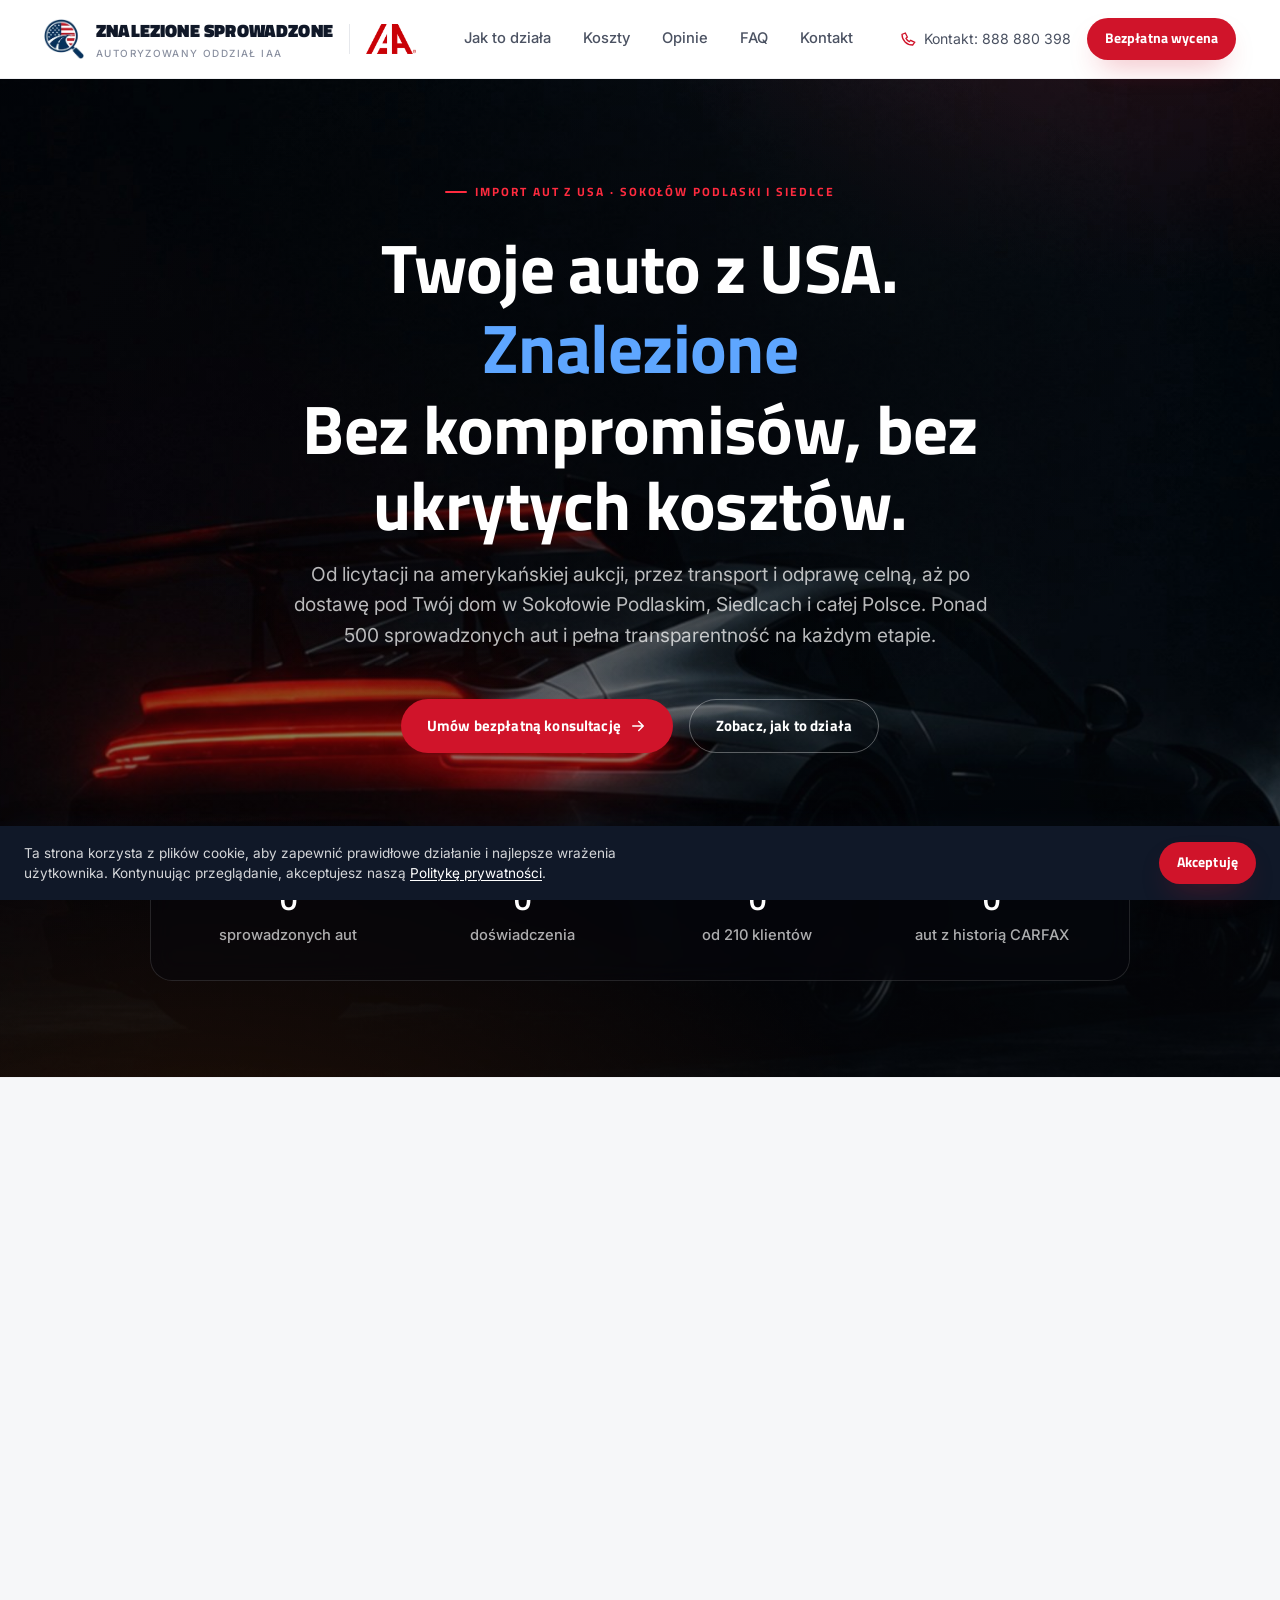
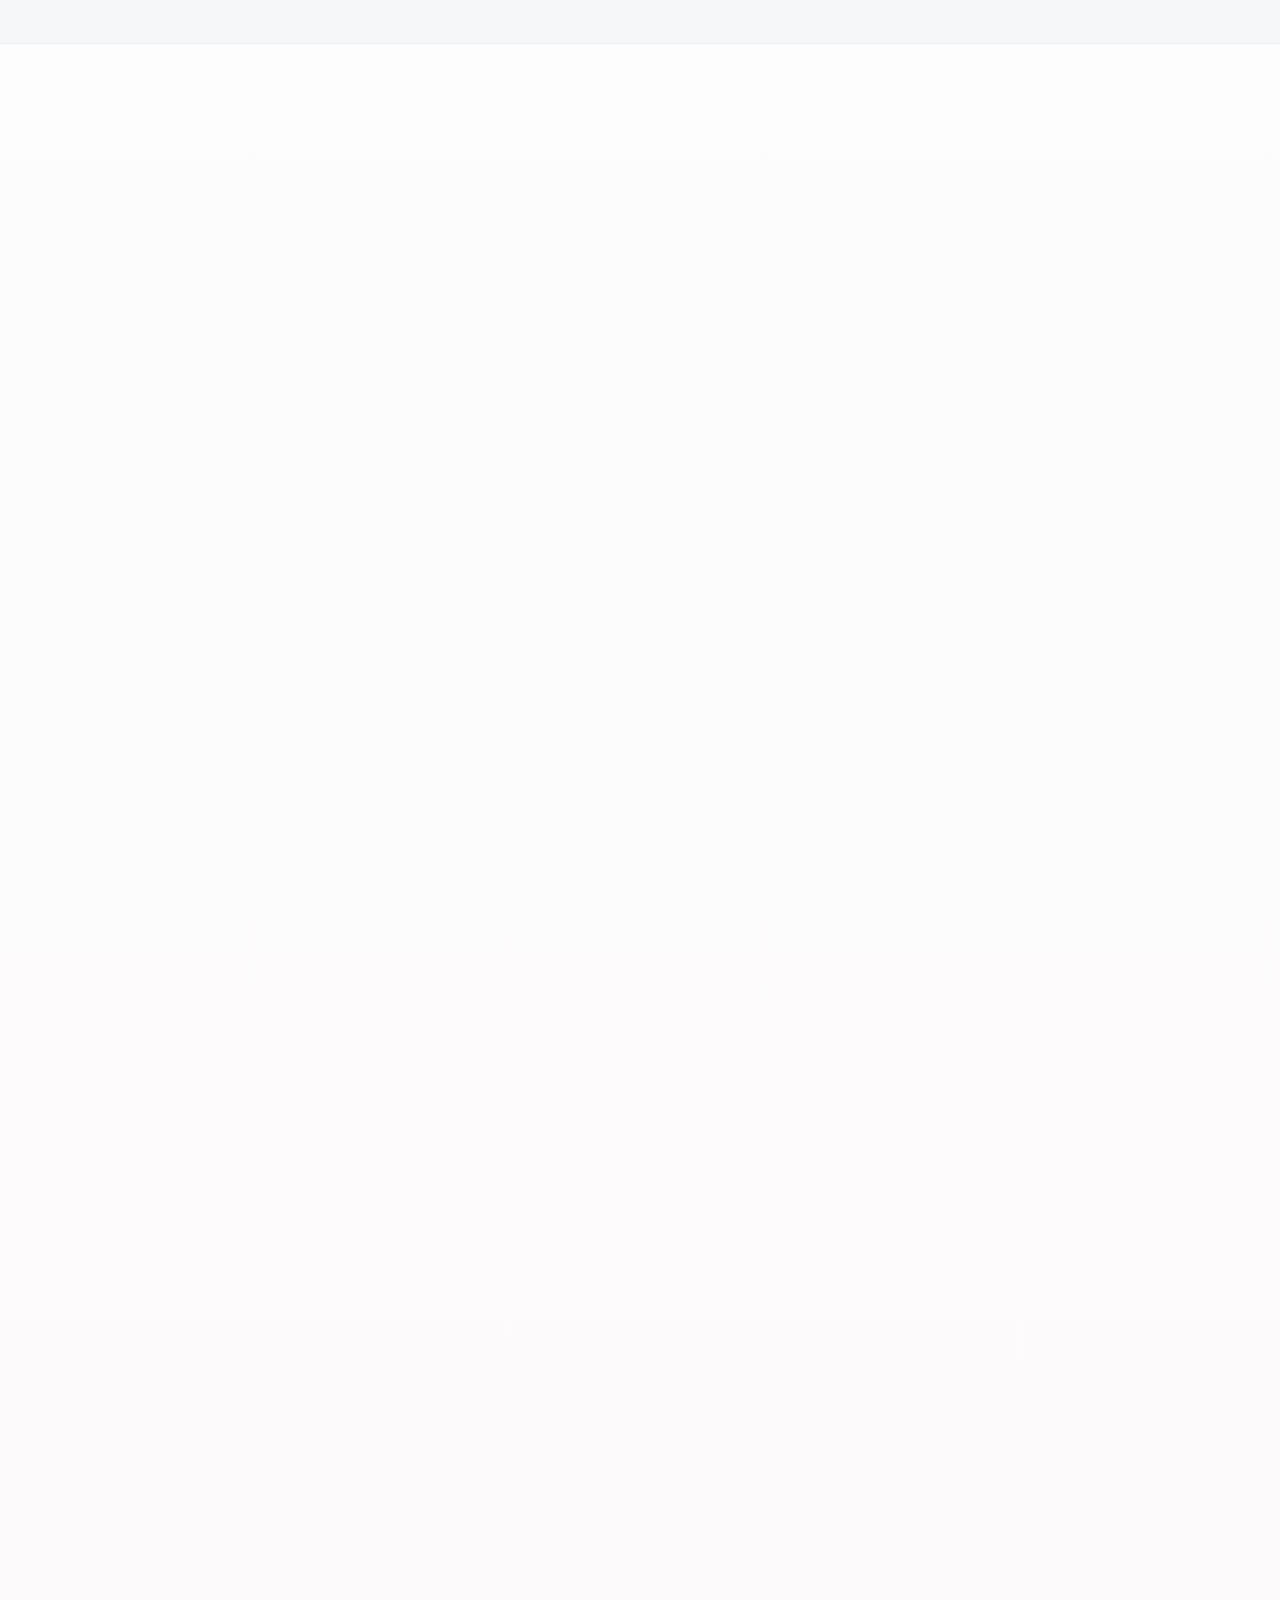
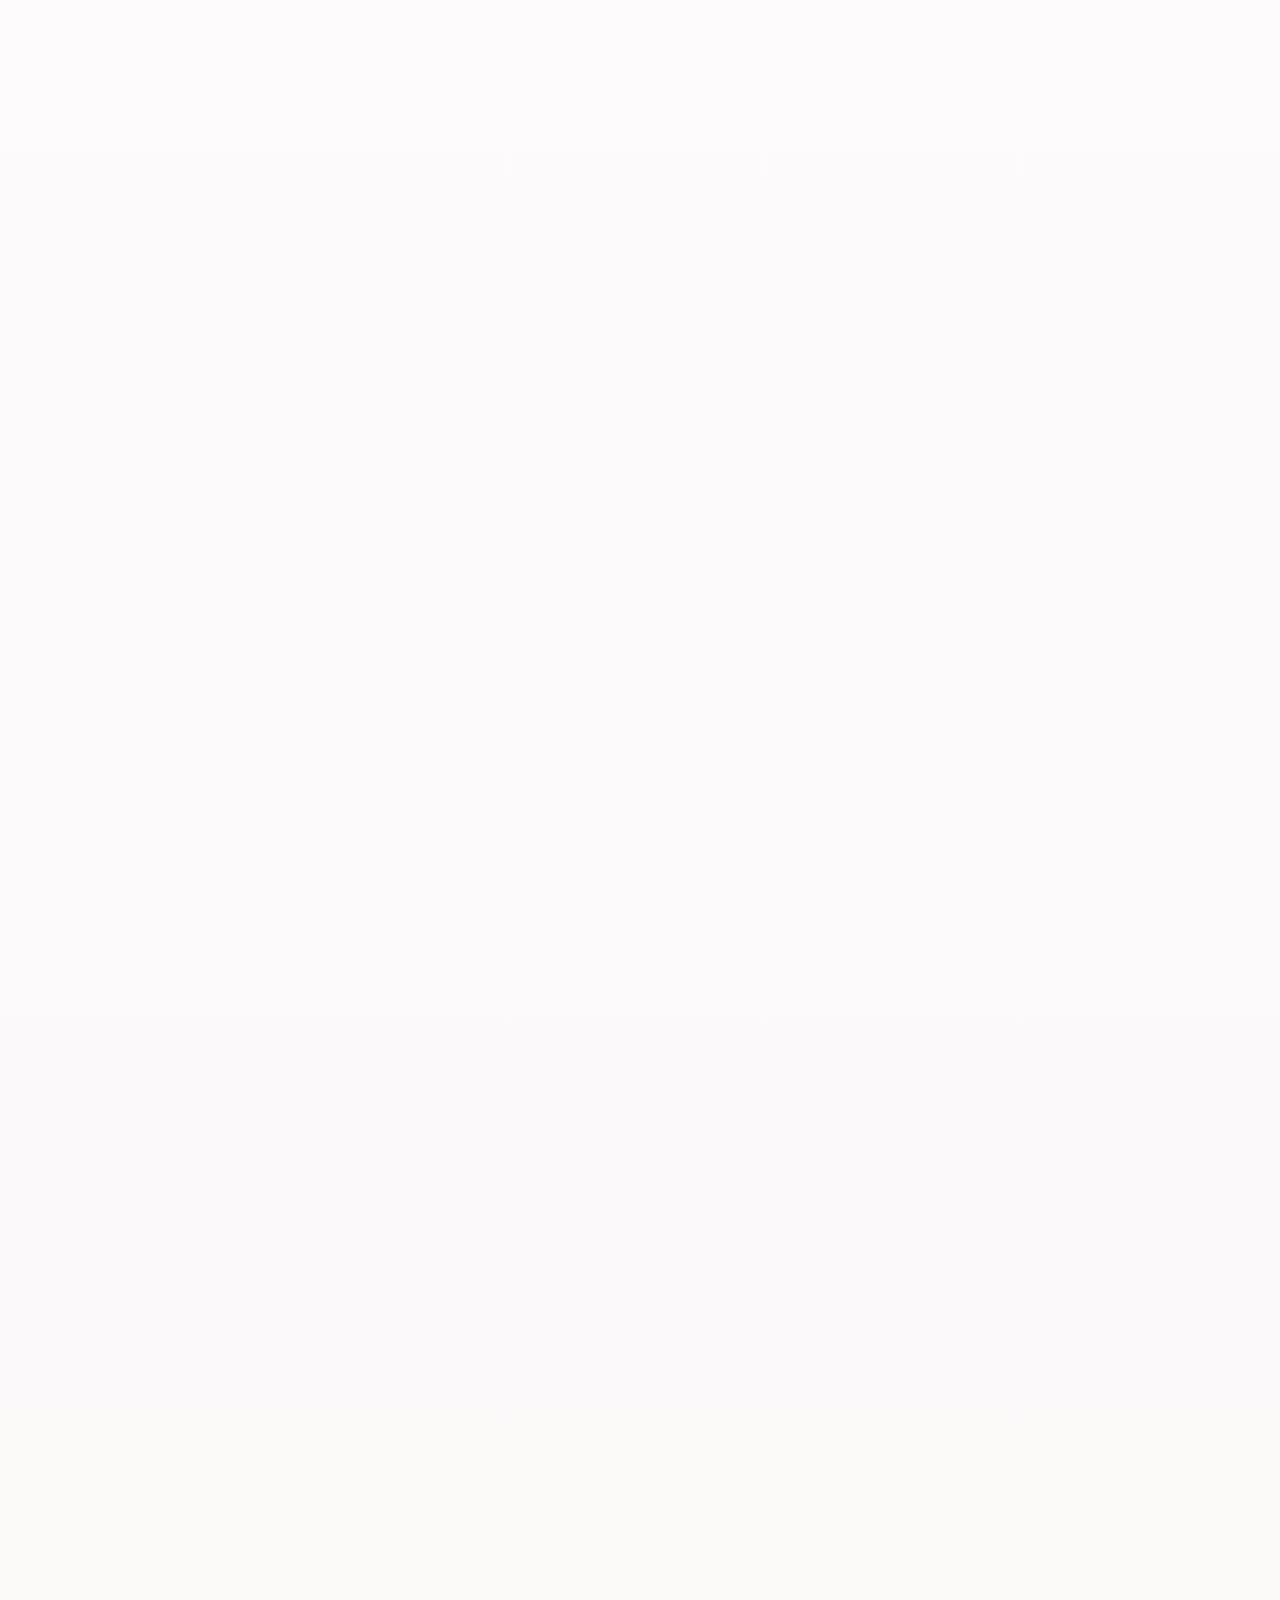
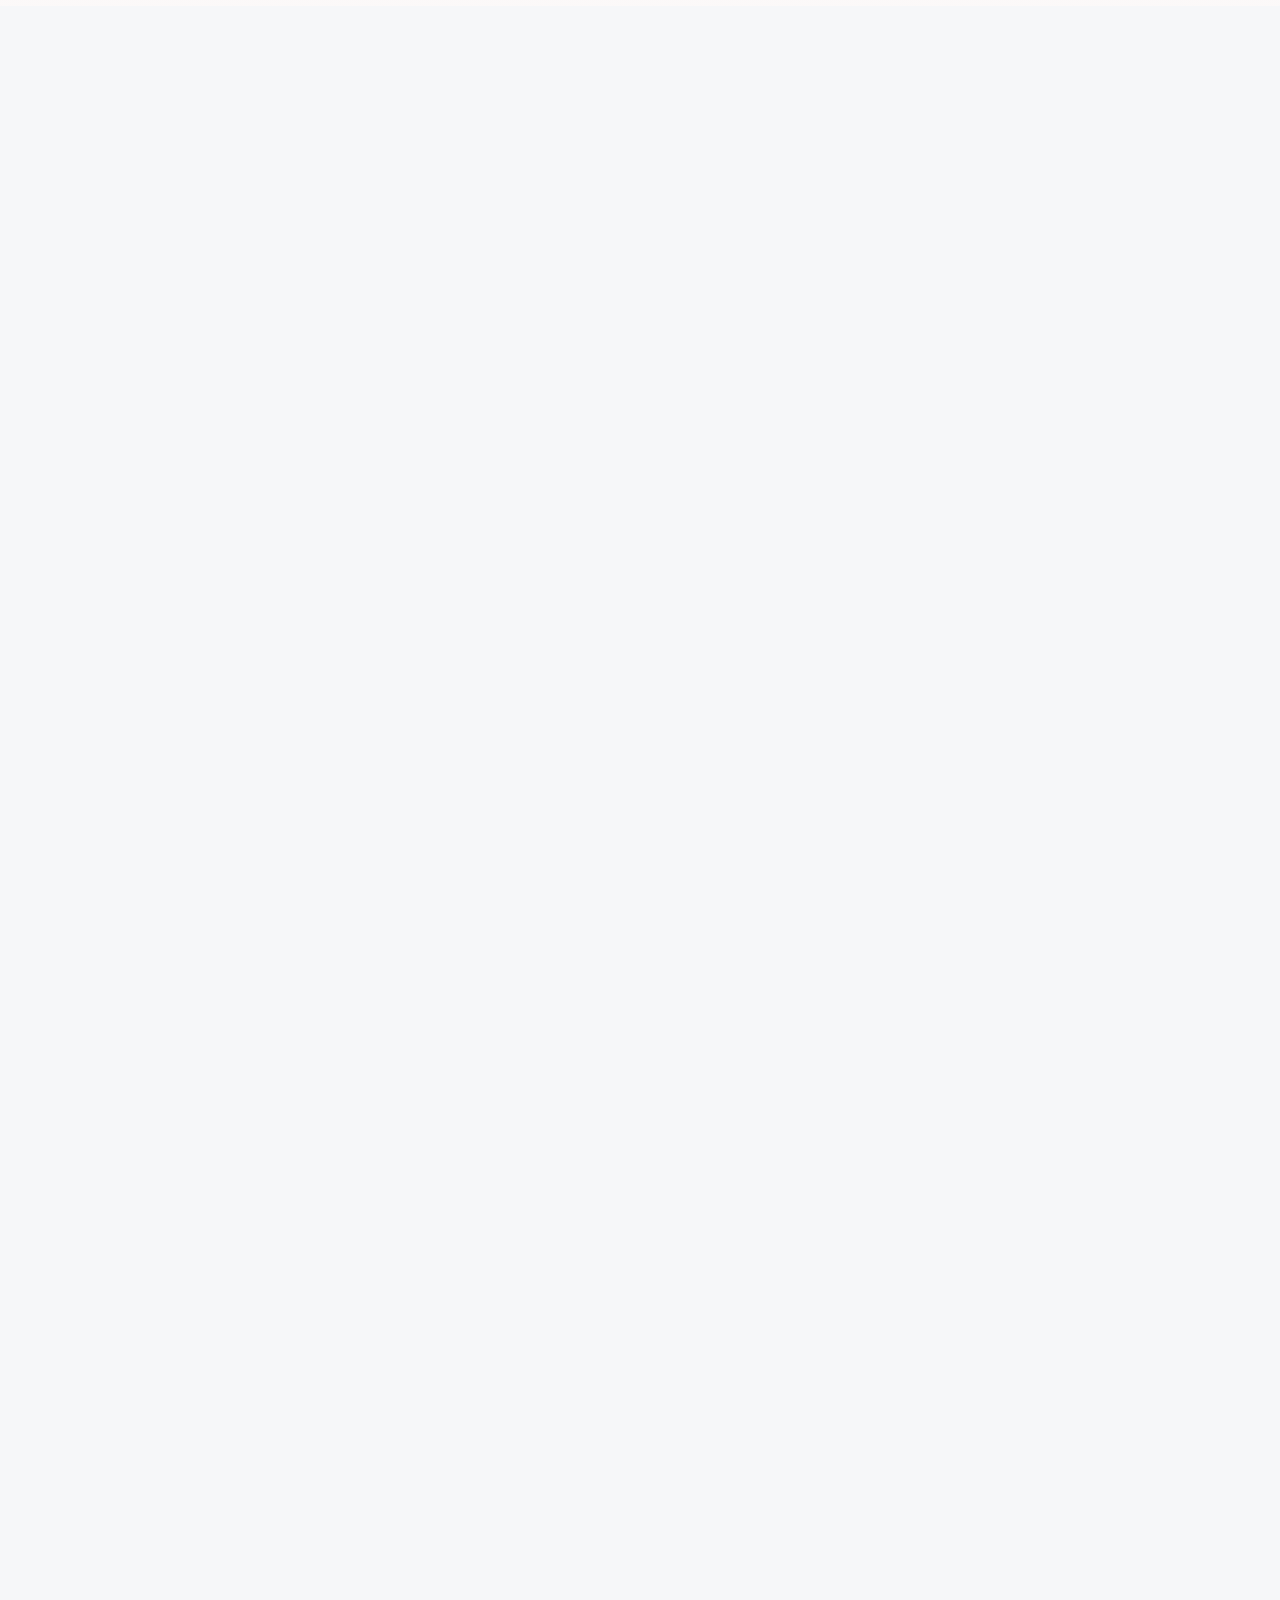
<file: index.html>
<!doctype html>
<html lang="pl">
<head>
<meta charset="UTF-8">
<meta name="viewport" content="width=device-width, initial-scale=1">
<link rel="preload" as="image" fetchpriority="high" href="assets/hero-porsche.jpg" media="(min-width: 641px)">
<link rel="preload" as="image" fetchpriority="high" href="assets/hero-porsche-mobile.jpg" media="(max-width: 640px)">
<title>Import Aut z USA Sokołów Podlaski, Siedlce | Znalezione Sprowadzone</title>
<meta name="description" content="Import aut z USA w Sokołowie Podlaskim i Siedlcach — licytacja na amerykańskich aukcjach, transport, odprawa celna i dostawa pod dom. Pełna historia CARFAX, przejrzysty kosztorys, zero ukrytych opłat.">
<meta name="keywords" content="import aut z usa sokołów podlaski, sprowadzanie samochodów siedlce, sprowadzanie aut z usa, import samochodów z ameryki mazowieckie, aukcje samochodowe usa, copart, iaai, cło na auto z usa, transport samochodu z usa, znalezione sprowadzone">
<meta name="robots" content="index, follow">
<meta name="author" content="Znalezione Sprowadzone">
<link rel="canonical" href="https://www.znalezionesprowadzone.pl/">
<link rel="alternate" hreflang="pl-PL" href="https://www.znalezionesprowadzone.pl/">
<link rel="alternate" hreflang="x-default" href="https://www.znalezionesprowadzone.pl/">
<meta name="theme-color" content="#ffffff">

<meta property="og:type" content="website">
<meta property="og:locale" content="pl_PL">
<meta property="og:site_name" content="Znalezione Sprowadzone">
<meta property="og:title" content="Import Aut z USA Sokołów Podlaski, Siedlce | Znalezione Sprowadzone">
<meta property="og:description" content="Import aut z USA w Sokołowie Podlaskim i Siedlcach — licytacja, transport, odprawa celna i dostawa pod dom. Pełna historia CARFAX i transparentny kosztorys bez ukrytych opłat.">
<meta property="og:url" content="https://www.znalezionesprowadzone.pl/">
<meta property="og:image" content="https://www.znalezionesprowadzone.pl/assets/og-image.jpg">
<meta property="og:image:width" content="1200">
<meta property="og:image:height" content="630">
<meta property="og:image:alt" content="Porsche 911 GT3 RS sprowadzony z USA przez Znalezione Sprowadzone">
<meta name="twitter:card" content="summary_large_image">
<meta name="twitter:title" content="Import Aut z USA Sokołów Podlaski, Siedlce | Znalezione Sprowadzone">
<meta name="twitter:description" content="Licytacja, transport, odprawa celna i dostawa pod dom w Sokołowie Podlaskim, Siedlcach i całej Polsce. Zero ukrytych kosztów.">
<meta name="twitter:image" content="https://www.znalezionesprowadzone.pl/assets/og-image.jpg">

<link rel="icon" type="image/png" sizes="32x32" href="assets/favicon-32.png">
<link rel="icon" type="image/png" sizes="48x48" href="assets/favicon-48.png">
<link rel="icon" type="image/png" sizes="512x512" href="assets/favicon-512.png">
<link rel="apple-touch-icon" sizes="180x180" href="assets/favicon-180.png">

<link rel="preconnect" href="https://fonts.googleapis.com">
<link rel="preconnect" href="https://fonts.gstatic.com" crossorigin>
<link rel="preload" as="style" fetchpriority="low" href="https://fonts.googleapis.com/css2?family=Inter:wght@400;500;600;700&family=Titillium+Web:wght@600;700;900&display=swap">
<link href="https://fonts.googleapis.com/css2?family=Inter:wght@400;500;600;700&family=Titillium+Web:wght@600;700;900&display=swap" rel="stylesheet" media="print" onload="this.media='all';this.onload=null;">
<noscript><link href="https://fonts.googleapis.com/css2?family=Inter:wght@400;500;600;700&family=Titillium+Web:wght@600;700;900&display=swap" rel="stylesheet"></noscript>


<style>
:root{
  --red:#d0142a;
  --red-bright:#ff2b3f;
  --red-deep:#9c0f20;
  --red-tint:#fdeaec;
  --ink:#101828;
  --ink-soft:#4b5262;
  --ink-faint:#8a90a0;
  --paper:#ffffff;
  --paper-alt:#f6f7f9;
  --border:#e6e8ec;
  --border-soft:#eff0f3;
  --ok:#1f8a4c;
  --ok-tint:#e7f6ec;
  --danger:#b3131f;

  --shadow-sm:0 1px 2px rgba(16,24,40,.06);
  --shadow-md:0 8px 24px -8px rgba(16,24,40,.14);
  --shadow-red:0 14px 30px -12px rgba(208,20,42,.4);

  --radius-sm:8px; --radius-md:14px; --radius-lg:22px; --radius-pill:999px;

  --space-1:4px; --space-2:8px; --space-3:12px; --space-4:16px;
  --space-5:24px; --space-6:32px; --space-7:48px; --space-8:64px;
  --space-9:96px; --space-10:128px;

  --font-head:"Titillium Web", ui-sans-serif, system-ui, "Segoe UI", sans-serif;
  --font-body:"Inter", ui-sans-serif, system-ui, "Segoe UI", sans-serif;

  --fs-h1: clamp(2.5rem, 1.6rem + 3.6vw, 4.3rem);
  --fs-h2: clamp(1.9rem, 1.5rem + 1.8vw, 2.8rem);
  --fs-h3: clamp(1.2rem, 1.1rem + .6vw, 1.5rem);
  --fs-lead: clamp(1.05rem, 1rem + .3vw, 1.2rem);

  --container: 1240px;
  --ease-out: cubic-bezier(.16,.8,.3,1);
  --dur-fast: 180ms; --dur-med: 340ms; --dur-slow: 620ms;
  color-scheme: light;
}

*, *::before, *::after{ box-sizing:border-box; }
html{ -webkit-text-size-adjust:100%; scroll-behavior:smooth; }
body{
  margin:0; color:var(--ink);
  background:linear-gradient(180deg, #ffffff 0%, #fbf8f8 45%, #ffffff 100%);
  font-family:var(--font-body); font-size:1rem; line-height:1.6;
  -webkit-font-smoothing:antialiased; text-rendering:optimizeLegibility;
}
img, svg{ display:block; max-width:100%; height:auto; }
a{ color:inherit; text-decoration:none; }
button{ font:inherit; color:inherit; background:none; border:0; cursor:pointer; }
ul{ margin:0; padding:0; list-style:none; }
h1,h2,h3,h4,p{ margin:0; }
h1,h2,h3,h4{ font-family:var(--font-head); font-weight:700; letter-spacing:-.01em; line-height:1.1; }

:focus-visible{ outline:2px solid var(--red); outline-offset:3px; border-radius:4px; }

.skip-link{
  position:absolute; left:var(--space-3); top:-60px;
  background:var(--ink); color:#fff;
  padding:var(--space-3) var(--space-4); border-radius:var(--radius-sm);
  z-index:200; transition:top var(--dur-fast) var(--ease-out);
}
.skip-link:focus{ top:var(--space-3); }

@media (prefers-reduced-motion: reduce){
  html{ scroll-behavior:auto; }
  *, *::before, *::after{
    animation-duration:.001ms !important; animation-iteration-count:1 !important;
    transition-duration:.001ms !important; scroll-behavior:auto !important;
  }
}

.container{ width:100%; max-width:var(--container); margin-inline:auto; padding-inline:var(--space-5); }
@media (max-width:640px){ .container{ padding-inline:var(--space-4); } }
.section{ padding-block:var(--space-9); }
@media (max-width:768px){ .section{ padding-block:var(--space-8); } }
.section-head{ max-width:640px; margin-bottom:var(--space-7); }
.section-head.center{ margin-inline:auto; text-align:center; }

.eyebrow{
  display:inline-flex; align-items:center; gap:var(--space-2);
  font-family:var(--font-head); font-size:.75rem; font-weight:700;
  letter-spacing:.16em; text-transform:uppercase; color:var(--red);
  margin-bottom:var(--space-4);
}
.eyebrow::before{ content:""; width:22px; height:2px; background:var(--red); border-radius:2px; flex:none; }
.eyebrow-short{ display:none; }
@media (max-width:480px){
  .eyebrow-full{ display:none; }
  .eyebrow-short{ display:inline; }
}
@media (max-width:340px){
  .hero .eyebrow{ font-size:.68rem; letter-spacing:.1em; }
}

.lead{ font-size:var(--fs-lead); color:var(--ink-soft); margin-top:var(--space-4); max-width:60ch; }
.section-head.center .lead{ margin-inline:auto; }
.h2{ font-size:var(--fs-h2); }
.h3{ font-size:var(--fs-h3); }
.visually-hidden{ position:absolute !important; width:1px; height:1px; padding:0; margin:-1px; overflow:hidden; clip:rect(0,0,0,0); white-space:nowrap; border:0; }

/* Buttons */
.btn{
  display:inline-flex; align-items:center; justify-content:center; gap:var(--space-2);
  padding:14px 26px; border-radius:var(--radius-pill);
  font-family:var(--font-head); font-weight:700; font-size:.95rem; letter-spacing:.01em;
  white-space:nowrap; min-height:48px;
  transition:transform var(--dur-fast) var(--ease-out), box-shadow var(--dur-fast) var(--ease-out),
    background-color var(--dur-fast) var(--ease-out), border-color var(--dur-fast) var(--ease-out), color var(--dur-fast) var(--ease-out);
}
.btn:active{ transform:translateY(1px) scale(.99); }
.btn svg{ width:18px; height:18px; flex:none; }
.btn-primary{ background:var(--red); color:#fff; box-shadow:var(--shadow-red); }
.btn-primary:hover{ background:var(--red-deep); box-shadow:0 18px 36px -12px rgba(208,20,42,.55); }
.btn-outline{ background:transparent; color:var(--ink); border:1.5px solid var(--border); }
.btn-outline:hover{ border-color:var(--red); color:var(--red); }
.btn-soft{ background:var(--paper-alt); color:var(--ink); border:1px solid var(--border); }
.btn-soft:hover{ background:var(--border-soft); }
.btn-block{ width:100%; }
.btn-sm{ padding:10px 18px; min-height:40px; font-size:.85rem; }
.btn-lg{ padding:17px 32px; min-height:56px; font-size:1.02rem; }

/* Nav */
.nav{
  position:sticky; top:0; z-index:100; background:rgba(255,255,255,.88);
  backdrop-filter:blur(14px) saturate(140%); -webkit-backdrop-filter:blur(14px) saturate(140%);
  border-bottom:1px solid var(--border-soft);
}
.nav-inner{ display:flex; align-items:center; justify-content:space-between; gap:var(--space-5); height:78px; }
.nav-brand-group{ display:flex; align-items:center; gap:var(--space-4); }
@media (min-width:1141px){ .nav-brand-group{ flex:none; } }
.brand{ display:flex; align-items:center; gap:var(--space-3); font-family:var(--font-head); font-weight:800; letter-spacing:.01em; font-size:1.15rem; text-transform:uppercase; color:var(--ink); }
.brand-mark{ flex:none; width:40px; height:40px; object-fit:contain; }
.brand small{ display:block; font-family:var(--font-body); font-weight:500; font-size:.62rem; letter-spacing:.14em; text-transform:uppercase; color:var(--ink-faint); }
.brand-iaa-inline{ display:none; }
.nav-iaa{ flex:none; display:flex; align-items:center; padding-left:var(--space-4); border-left:1px solid var(--border); }
.nav-iaa-mark{ display:block; width:auto; height:30px; object-fit:contain; }
@media (max-width:1140px){
  .nav-iaa{ display:none; }
  .brand-iaa-inline{ display:inline-block; margin-left:5px; vertical-align:middle; }
  .brand-iaa-inline img{ display:block; width:auto; height:11px; object-fit:contain; }
}

.nav-links{ display:flex; align-items:center; gap:var(--space-6); }
.nav-links a{ font-size:.92rem; font-weight:500; color:var(--ink-soft); position:relative; padding-block:6px; transition:color var(--dur-fast) var(--ease-out); }
.nav-links a::after{ content:""; position:absolute; left:0; right:100%; bottom:0; height:2px; background:var(--red); transition:right var(--dur-med) var(--ease-out); }
.nav-links a:hover{ color:var(--ink); }
.nav-links a:hover::after{ right:0; }

.nav-actions{ display:flex; align-items:center; gap:var(--space-4); }
.nav-phone{ display:flex; align-items:center; gap:var(--space-2); font-size:.88rem; color:var(--ink-soft); }
.nav-phone svg{ width:16px; height:16px; color:var(--red); }
.nav-toggle{ display:none; align-items:center; justify-content:center; width:44px; height:44px; border-radius:var(--radius-sm); color:var(--ink); }
.nav-toggle svg{ width:24px; height:24px; }
@media (max-width:1140px){ .nav-links, .nav-phone{ display:none; } .nav-toggle{ display:inline-flex; } }
@media (max-width:480px){
  .brand{ font-size:.82rem; gap:var(--space-2); }
  .brand-mark{ width:32px; height:32px; }
  .brand small{ font-size:.52rem; letter-spacing:.08em; }
  .brand-iaa-inline img{ height:9px; }
  .nav-actions .btn-sm{ display:none; }
}

.mobile-menu{
  position:fixed; inset:78px 0 0 0; z-index:99; background:var(--paper); color:var(--ink);
  padding:var(--space-6) var(--space-5); transform:translateY(-8px); opacity:0; pointer-events:none;
  transition:opacity var(--dur-med) var(--ease-out), transform var(--dur-med) var(--ease-out); overflow-y:auto;
}
.mobile-menu.is-open{ opacity:1; transform:translateY(0); pointer-events:auto; }
.mobile-menu a{ display:block; font-size:1.35rem; font-family:var(--font-head); font-weight:700; padding-block:var(--space-3); border-bottom:1px solid var(--border); }
.mobile-menu .nav-phone{ display:flex; margin-top:var(--space-6); font-size:1.05rem; color:var(--ink-soft); }
.mobile-menu .btn{ margin-top:var(--space-5); }

/* Hero */
.hero{
  position:relative; overflow:hidden; color:#fff;
  padding-top:var(--space-9); padding-bottom:var(--space-9);
  background:#06070b;
}
@media (max-width:640px){
  .hero{ padding-top:var(--space-6); padding-bottom:var(--space-6); }
  .hero h1{ font-size:clamp(1.85rem, 1.4rem + 3.4vw, 2.35rem); }
  .hero h1 em{ display:block; margin-top:var(--space-3); font-size:.5em; font-weight:500; letter-spacing:0; color:rgba(255,255,255,.78); }
  .hero .lead{ font-size:.92rem; margin-top:var(--space-3); }
}
.hero-photo{
  position:absolute; inset:0; z-index:0; pointer-events:none;
  background-image:url("assets/hero-porsche.jpg");
  background-size:cover; background-position:center 58%; background-repeat:no-repeat;
}
@media (max-width:640px){ .hero-photo{ background-image:url("assets/hero-porsche-mobile.jpg"); } }
.hero-dim{
  position:absolute; inset:0; z-index:0; pointer-events:none;
  background:
    radial-gradient(820px 480px at 50% 30%, rgba(3,4,7,.6) 0%, rgba(3,4,7,.34) 48%, transparent 75%),
    radial-gradient(1200px 700px at 15% 115%, rgba(255,106,0,.12), transparent 60%),
    radial-gradient(900px 600px at 90% -15%, rgba(255,43,63,.14), transparent 60%),
    linear-gradient(180deg, rgba(5,6,9,.28) 0%, rgba(5,6,9,.18) 38%, rgba(5,6,9,.68) 100%);
}
@media (max-width:640px){
  .hero-photo{ background-position:center 52%; }
  .hero-dim{ background:
    radial-gradient(560px 420px at 50% 26%, rgba(3,4,7,.64) 0%, rgba(3,4,7,.36) 50%, transparent 78%),
    radial-gradient(1200px 700px at 15% 115%, rgba(255,106,0,.12), transparent 60%),
    radial-gradient(900px 600px at 90% -15%, rgba(255,43,63,.14), transparent 60%),
    linear-gradient(180deg, rgba(5,6,9,.32) 0%, rgba(5,6,9,.22) 38%, rgba(5,6,9,.74) 100%);
  }
}

.hero-inner{ position:relative; z-index:1; max-width:760px; margin-inline:auto; text-align:center; }
.hero h1{ font-size:var(--fs-h1); margin-top:var(--space-3); }
.hero h1 em{ font-style:normal; color:#fff; display:block; }
.hero .eyebrow{ color:var(--red-bright); }
.hero .eyebrow::before{ background:var(--red-bright); }

.hero-rotator{ position:relative; display:block; height:1.15em; margin-block:.05em; overflow:hidden; }
.hero-rotator-item{
  position:absolute; inset:0; display:flex; align-items:center; justify-content:center;
  font-style:normal; white-space:nowrap; opacity:0; transform:translateY(14%);
  transition:opacity 1s ease-in-out, transform 1s ease-in-out;
}
.hero-rotator-item:nth-child(1){ color:#5ea6ff; }
.hero-rotator-item:nth-child(2){ color:var(--red-bright); }
.hero-rotator-item.is-active{ opacity:1; transform:translateY(0); }
.hero-rotator-item.is-leaving{ opacity:0; transform:translateY(-14%); }
.hero .lead{ color:rgba(255,255,255,.72); }
.hero .btn-outline{ color:#fff; border-color:rgba(255,255,255,.32); }
.hero .btn-outline:hover{ border-color:var(--red-bright); color:var(--red-bright); }
.hero-ctas{ display:flex; justify-content:center; gap:var(--space-4); margin-top:var(--space-7); flex-wrap:wrap; }

.hero-stats-wrap{ position:relative; z-index:1; margin-top:var(--space-9); }
.hero-stats{
  display:grid; grid-template-columns:repeat(4,1fr); gap:var(--space-5);
  max-width:980px; margin-inline:auto; padding:var(--space-6) var(--space-6);
  background:rgba(6,7,12,.5); backdrop-filter:blur(12px); -webkit-backdrop-filter:blur(12px);
  border:1px solid rgba(255,255,255,.12); border-radius:var(--radius-lg);
}
.hero-stat{ text-align:center; min-width:0; }
.hero-stat b{ display:block; font-family:var(--font-head); font-weight:600; font-size:clamp(1.5rem, 1.25rem + 1.1vw, 1.95rem); line-height:1.1; color:#fff; font-variant-numeric:tabular-nums; }
.hero-stat > span{ display:block; font-size:.92rem; font-weight:500; color:rgba(255,255,255,.68); margin-top:var(--space-2); }
@media (max-width:720px){
  .hero-stats{ grid-template-columns:repeat(2,1fr); row-gap:var(--space-5); padding:var(--space-5) var(--space-4); background:rgba(6,7,12,.78); backdrop-filter:none; -webkit-backdrop-filter:none; }
}
@media (max-width:640px){
  .hero-ctas{ flex-direction:column; align-items:stretch; gap:var(--space-3); margin-top:var(--space-6); }
  .hero-ctas .btn{ width:100%; }
  .hero-stats-wrap{ margin-top:var(--space-6); }
  .hero-stat b{ font-size:1.6rem; }
}
@media (min-width:641px) and (max-width:768px){
  .hero h1 em{ display:block; margin-top:var(--space-3); font-size:.58em; font-weight:500; color:rgba(255,255,255,.8); }
  .hero-stats-wrap{ margin-top:var(--space-7); }
}

/* Trust strip */
.trust-strip{ background:var(--paper-alt); border-block:1px solid var(--border-soft); }
.trust-list{ display:flex; flex-wrap:wrap; gap:var(--space-6); justify-content:space-between; padding-block:var(--space-6); }
.trust-item{ display:flex; align-items:center; gap:var(--space-3); flex:1 1 220px; }
.trust-item svg{ width:26px; height:26px; color:var(--red); flex:none; }
.trust-item span{ font-size:.88rem; color:var(--ink-soft); font-weight:500; }

/* Card grid (reused for value props + cost breakdown) */
.value-grid{ display:grid; grid-template-columns:repeat(4,1fr); gap:var(--space-5); }
@media (max-width:960px){ .value-grid{ grid-template-columns:repeat(2,1fr); } }
@media (max-width:560px){ .value-grid{ grid-template-columns:1fr; } }
.value-card{ background:var(--paper); border:1px solid var(--border); border-radius:var(--radius-md); padding:var(--space-6); transition:transform var(--dur-med) var(--ease-out), box-shadow var(--dur-med) var(--ease-out), border-color var(--dur-med) var(--ease-out); }
.value-card:hover{ transform:translateY(-4px); box-shadow:var(--shadow-md); border-color:var(--red); }
.value-icon{ width:52px; height:52px; border-radius:var(--radius-sm); background:var(--red-tint); display:flex; align-items:center; justify-content:center; margin-bottom:var(--space-5); }
.value-icon svg{ width:26px; height:26px; color:var(--red-deep); }
.value-card h3{ font-size:1.05rem; margin-bottom:var(--space-2); }
.value-card p{ font-size:.92rem; color:var(--ink-soft); }
.cost-note{ text-align:center; max-width:60ch; margin:var(--space-7) auto 0; color:var(--ink-soft); font-size:.95rem; }

.cost-list{ max-width:720px; margin-inline:auto; border-top:1px solid var(--border); }
.cost-item{ display:flex; align-items:flex-start; gap:var(--space-5); padding-block:var(--space-6); border-bottom:1px solid var(--border); }
.cost-item .value-icon{ margin-bottom:0; }
.cost-item h3{ font-size:1.05rem; margin-bottom:var(--space-2); }
.cost-item p{ font-size:.92rem; color:var(--ink-soft); }
@media (max-width:560px){ .cost-item{ gap:var(--space-4); } }

/* Process */
.process{ background:var(--paper-alt); }
.process-grid{ position:relative; display:grid; grid-template-columns:repeat(4,1fr); gap:var(--space-5); }
.process-grid::before{ content:""; position:absolute; top:34px; left:calc(12.5% + 4px); right:calc(12.5% + 4px); height:1px; background:linear-gradient(90deg,transparent,var(--border) 15%,var(--border) 85%,transparent); }
@media (max-width:900px){ .process-grid{ grid-template-columns:1fr; gap:var(--space-6); } .process-grid::before{ display:none; } }
.step-num{ width:68px; height:68px; border-radius:50%; background:var(--paper); border:1.5px solid var(--red); display:flex; align-items:center; justify-content:center; margin-bottom:var(--space-5); font-family:var(--font-head); font-weight:800; font-size:1.3rem; color:var(--red); position:relative; z-index:1; box-shadow:var(--shadow-sm); }
.process-step h3{ margin-bottom:var(--space-2); font-size:1.1rem; }
.process-step p{ color:var(--ink-soft); font-size:.92rem; }

/* Testimonials */
.testi-head{ display:flex; align-items:flex-end; justify-content:space-between; gap:var(--space-5); margin-bottom:var(--space-7); }
.testi-controls{ display:flex; gap:var(--space-2); flex:none; }
.testi-btn{ width:46px; height:46px; border-radius:50%; border:1.5px solid var(--border); display:flex; align-items:center; justify-content:center; transition:all var(--dur-fast) var(--ease-out); }
.testi-btn:hover{ background:var(--red); border-color:var(--red); color:#fff; }
.testi-btn svg{ width:18px; height:18px; }
.testi-track{ display:flex; gap:var(--space-5); overflow-x:auto; scroll-snap-type:x mandatory; padding-bottom:var(--space-3); scrollbar-width:none; }
.testi-track::-webkit-scrollbar{ display:none; }
.testi-card{ scroll-snap-align:start; flex:0 0 min(380px,86vw); background:var(--paper); border:1px solid var(--border); border-radius:var(--radius-md); padding:var(--space-6); display:flex; flex-direction:column; }
.stars{ display:flex; gap:3px; color:var(--red); margin-bottom:var(--space-4); }
.testi-card p{ color:var(--ink-soft); font-size:.95rem; flex:1; }
.testi-person{ margin-top:var(--space-5); padding-top:var(--space-4); border-top:1px solid var(--border-soft); }
.testi-person b{ display:block; font-size:.92rem; }
.testi-person span{ display:block; font-size:.8rem; color:var(--ink-faint); margin-top:2px; }

/* FAQ */
.faq-list{ max-width:820px; margin-inline:auto; }
.faq-item{ border-bottom:1px solid var(--border); }
.faq-q{ width:100%; display:flex; align-items:center; justify-content:space-between; gap:var(--space-4); padding-block:var(--space-5); text-align:left; font-family:var(--font-head); font-size:1.05rem; font-weight:700; }
.faq-q .plus{ width:32px; height:32px; border-radius:50%; border:1.5px solid var(--border); flex:none; display:flex; align-items:center; justify-content:center; transition:transform var(--dur-med) var(--ease-out), border-color var(--dur-fast) var(--ease-out); }
.faq-q[aria-expanded="true"] .plus{ transform:rotate(45deg); border-color:var(--red); color:var(--red); }
.faq-q .plus svg{ width:16px; height:16px; }
.faq-panel{ display:grid; grid-template-rows:0fr; transition:grid-template-rows var(--dur-med) var(--ease-out); }
.faq-item[data-open="true"] .faq-panel{ grid-template-rows:1fr; }
.faq-panel-inner{ overflow:hidden; }
.faq-panel p{ color:var(--ink-soft); padding-bottom:var(--space-5); max-width:70ch; font-size:.95rem; }

/* Contact */
.contact{ background:var(--paper-alt); }
.contact-ctas{ display:flex; justify-content:center; align-items:stretch; gap:var(--space-4); flex-wrap:wrap; margin-top:var(--space-7); }
.contact-ctas .btn{ flex:1 1 240px; max-width:320px; }
@media (max-width:480px){ .contact-ctas .btn{ flex-basis:100%; } }
.contact-methods{ margin-top:var(--space-8); display:grid; grid-template-columns:repeat(3,1fr); gap:var(--space-5); min-width:0; }
@media (max-width:820px){ .contact-methods{ grid-template-columns:1fr; max-width:420px; margin-inline:auto; } }
.contact-method{ min-width:0; background:var(--paper); border:1px solid var(--border); border-radius:var(--radius-md); padding:var(--space-6); display:flex; flex-direction:column; align-items:center; text-align:center; gap:var(--space-3); }
.contact-method .icon{ width:52px; height:52px; border-radius:50%; background:var(--red-tint); display:flex; align-items:center; justify-content:center; }
.contact-method .icon svg{ width:22px; height:22px; color:var(--red-deep); }
.contact-method b{ font-size:1rem; overflow-wrap:anywhere; }
.contact-method span{ display:block; font-size:.85rem; color:var(--ink-faint); margin-top:2px; }

/* Footer */
.footer{ background:var(--paper-alt); color:var(--ink-soft); padding-block:var(--space-8) var(--space-6); border-top:1px solid var(--border-soft); }
.footer-grid{ display:grid; grid-template-columns:1.4fr 1fr 1fr 1fr; gap:var(--space-7); }
@media (max-width:768px){ .footer-grid{ grid-template-columns:1fr 1fr; } }
@media (max-width:480px){ .footer-grid{ grid-template-columns:1fr; } }
.footer-brand{ color:var(--ink); }
.footer-brand p{ margin-top:var(--space-4); font-size:.88rem; max-width:32ch; color:var(--ink-soft); }
.footer-authorized{ display:inline-flex; align-items:center; gap:8px; margin-top:var(--space-3) !important; padding:6px 14px 6px 8px; border-radius:var(--radius-pill); background:var(--red-tint); color:var(--red-deep); font-size:.78rem; font-weight:600; max-width:none !important; }
.footer-iaa-mark{ display:block; width:auto; height:20px; object-fit:contain; }
.footer h3{ color:var(--ink); font-size:.85rem; font-weight:700; letter-spacing:.06em; text-transform:uppercase; margin-bottom:var(--space-4); }
.footer ul li{ margin-bottom:var(--space-3); }
.footer a{ font-size:.9rem; transition:color var(--dur-fast) var(--ease-out); }
.footer a:hover{ color:var(--red); }
.footer-social{ display:flex; gap:var(--space-3); margin-top:var(--space-5); }
.footer-social a{ width:46px; height:46px; border-radius:50%; border:1.5px solid var(--border); display:flex; align-items:center; justify-content:center; color:var(--ink); background:var(--paper); transition:all var(--dur-fast) var(--ease-out); }
.footer-social a:hover{ background:var(--red); border-color:var(--red); color:#fff; transform:translateY(-2px); box-shadow:var(--shadow-red); }
.footer-social svg{ width:20px; height:20px; }
.footer-bottom{ margin-top:var(--space-8); padding-top:var(--space-6); border-top:1px solid var(--border); display:flex; justify-content:space-between; gap:var(--space-4); flex-wrap:wrap; font-size:.8rem; }

/* Mobile sticky CTA */
.mobile-cta{ position:fixed; left:0; right:0; bottom:0; z-index:90; display:none; background:#fff; padding:var(--space-3) var(--space-4) calc(var(--space-3) + env(safe-area-inset-bottom)); gap:var(--space-3); border-top:1px solid var(--border); }
@media (max-width:768px){ .mobile-cta{ display:flex; } body{ padding-bottom:76px; } }
.mobile-cta a{ flex:1; min-width:0; padding-inline:var(--space-3); }
@media (max-width:380px){ .mobile-cta a{ font-size:.86rem; padding-inline:10px; } }
@media (max-width:340px){ .mobile-cta a{ font-size:.78rem; padding-inline:6px; gap:6px; } }

/* Cookie consent banner */
.cookie-banner{
  position:fixed; left:0; right:0; bottom:0; z-index:110;
  background:var(--ink); color:#fff; padding:var(--space-4) var(--space-5);
  transform:translateY(110%); transition:transform var(--dur-med) var(--ease-out);
  box-shadow:0 -8px 24px -8px rgba(16,24,40,.25);
}
.cookie-banner.is-visible{ transform:translateY(0); }
.cookie-banner.is-dismissed{ pointer-events:none; }
.cookie-banner-inner{ max-width:var(--container); margin-inline:auto; display:flex; align-items:center; justify-content:space-between; gap:var(--space-5); flex-wrap:wrap; }
.cookie-banner p{ margin:0; font-size:.85rem; line-height:1.5; color:rgba(255,255,255,.82); max-width:70ch; }
.cookie-banner a{ color:#fff; text-decoration:underline; text-underline-offset:2px; }
.cookie-banner-actions{ flex:none; display:flex; gap:var(--space-3); }
@media (max-width:768px){ .cookie-banner{ bottom:76px; } }
@media (max-width:560px){ .cookie-banner-inner{ flex-direction:column; align-items:stretch; } .cookie-banner-actions{ justify-content:stretch; } .cookie-banner-actions .btn{ flex:1; } }

/* Reveal */
.reveal{ opacity:0; transform:translateY(18px); transition:opacity var(--dur-slow) var(--ease-out), transform var(--dur-slow) var(--ease-out); }
.reveal.is-visible{ opacity:1; transform:translateY(0); }
.reveal-stagger > *{ transition-delay:calc(var(--i,0) * 70ms); }
@media (prefers-reduced-motion: reduce){ .reveal{ opacity:1; transform:none; } }

/* Defer offscreen rendering to speed up initial mobile paint */
.trust-strip, #dlaczego, #jak-to-dziala, #koszty, #opinie, #faq, #kontakt, .footer{ content-visibility:auto; }
.trust-strip{ contain-intrinsic-size:auto 112px; }
#dlaczego{ contain-intrinsic-size:auto 844px; }
#jak-to-dziala{ contain-intrinsic-size:auto 647px; }
#koszty{ contain-intrinsic-size:auto 1452px; }
#opinie{ contain-intrinsic-size:auto 710px; }
#faq{ contain-intrinsic-size:auto 1013px; }
#kontakt{ contain-intrinsic-size:auto 792px; }
.footer{ contain-intrinsic-size:auto 500px; }
@media (max-width:640px){
  .trust-strip{ contain-intrinsic-size:auto 286px; }
  #dlaczego{ contain-intrinsic-size:auto 1584px; }
  #jak-to-dziala{ contain-intrinsic-size:auto 1282px; }
  #koszty{ contain-intrinsic-size:auto 1553px; }
  #opinie{ contain-intrinsic-size:auto 708px; }
  #faq{ contain-intrinsic-size:auto 1159px; }
  #kontakt{ contain-intrinsic-size:auto 1259px; }
  .footer{ contain-intrinsic-size:auto 1125px; }
}
</style>
<noscript><style>.reveal{opacity:1 !important;transform:none !important;}.mobile-menu{display:none !important;}</style></noscript>
</head>
<body>
<a class="skip-link" href="#main">Przejdź do treści</a>

<header class="nav">
  <div class="container nav-inner">
    <div class="nav-brand-group">
      <a class="brand" href="#hero">
        <picture>
          <source srcset="assets/logo-icon.webp" type="image/webp">
          <img src="assets/logo-icon.png" alt="" width="40" height="40" class="brand-mark">
        </picture>
        <span>Znalezione Sprowadzone<small>Autoryzowany oddział IAA<picture class="brand-iaa-inline"><source srcset="assets/iaa-logo.webp" type="image/webp"><img src="assets/iaa-logo.png" alt="" width="161" height="96"></picture></small></span>
      </a>
      <span class="nav-iaa" aria-hidden="true">
        <picture>
          <source srcset="assets/iaa-logo.webp" type="image/webp">
          <img src="assets/iaa-logo.png" alt="" width="161" height="96" class="nav-iaa-mark">
        </picture>
      </span>
    </div>

    <nav class="nav-links" aria-label="Menu główne">
      <a href="#jak-to-dziala">Jak to działa</a>
      <a href="#koszty">Koszty</a>
      <a href="#opinie">Opinie</a>
      <a href="#faq">FAQ</a>
      <a href="#kontakt">Kontakt</a>
    </nav>

    <div class="nav-actions">
      <a class="nav-phone" href="tel:+48888880398">
        <svg viewBox="0 0 24 24" fill="none" stroke="currentColor" stroke-width="2" aria-hidden="true"><path d="M3 5c0 9 7 16 16 16l3-4-6-3-2 2c-2-1-4-3-5-5l2-2-3-6-5 2z"/></svg>
        Kontakt: 888 880 398
      </a>
      <a class="btn btn-primary btn-sm" href="#kontakt">Bezpłatna wycena</a>
      <button class="nav-toggle" type="button" aria-label="Otwórz menu" aria-expanded="false" aria-controls="mobile-menu">
        <svg viewBox="0 0 24 24" fill="none" stroke="currentColor" stroke-width="2" aria-hidden="true"><path d="M4 7h16M4 12h16M4 17h16" stroke-linecap="round"/></svg>
      </button>
    </div>
  </div>
</header>

<div class="mobile-menu" id="mobile-menu">
  <a href="#jak-to-dziala">Jak to działa</a>
  <a href="#koszty">Koszty</a>
  <a href="#opinie">Opinie</a>
  <a href="#faq">FAQ</a>
  <a href="#kontakt">Kontakt</a>
  <a class="nav-phone" href="tel:+48888880398">
    <svg viewBox="0 0 24 24" fill="none" stroke="currentColor" stroke-width="2" aria-hidden="true"><path d="M3 5c0 9 7 16 16 16l3-4-6-3-2 2c-2-1-4-3-5-5l2-2-3-6-5 2z"/></svg>
    Kontakt: 888 880 398
  </a>
  <a class="btn btn-primary btn-block" href="#kontakt">Bezpłatna wycena</a>
</div>

<main id="main">

  <!-- ============ HERO ============ -->
  <section class="hero" id="hero">
    <div class="hero-photo" aria-hidden="true"></div>
    <div class="hero-dim" aria-hidden="true"></div>

    <div class="container hero-inner">
      <p class="eyebrow">
        <span class="eyebrow-full">Import aut z USA · Sokołów Podlaski i Siedlce</span>
        <span class="eyebrow-short">Sokołów Podlaski · Siedlce</span>
      </p>
      <h1>Twoje auto z&nbsp;USA.
        <span class="hero-rotator" aria-hidden="true">
          <span class="hero-rotator-item is-active">Znalezione</span>
          <span class="hero-rotator-item">Sprowadzone</span>
        </span>
        <span class="visually-hidden">Znalezione, sprowadzone.</span>
        <em>Bez kompromisów, bez ukrytych kosztów.</em>
      </h1>
      <p class="lead">Od licytacji na amerykańskiej aukcji, przez transport i odprawę celną, aż po dostawę pod Twój dom w Sokołowie Podlaskim, Siedlcach i całej Polsce. Ponad 500 sprowadzonych aut i pełna transparentność na każdym etapie.</p>
      <div class="hero-ctas">
        <a class="btn btn-primary" href="#kontakt">
          Umów bezpłatną konsultację
          <svg viewBox="0 0 24 24" fill="none" stroke="currentColor" stroke-width="2" aria-hidden="true"><path d="M5 12h14M13 6l6 6-6 6" stroke-linecap="round" stroke-linejoin="round"/></svg>
        </a>
        <a class="btn btn-outline" href="#jak-to-dziala">Zobacz, jak to działa</a>
      </div>
    </div>

    <div class="container hero-stats-wrap">
      <div class="hero-stats">
        <div class="hero-stat">
          <b><span class="count-up" data-target="500" data-suffix="+">0</span></b>
          <span>sprowadzonych aut</span>
        </div>
        <div class="hero-stat">
          <b><span class="count-up" data-target="12" data-suffix=" lat">0</span></b>
          <span>doświadczenia</span>
        </div>
        <div class="hero-stat">
          <b><span class="count-up" data-target="4.9" data-decimals="1" data-suffix="/5">0</span></b>
          <span>od 210 klientów</span>
        </div>
        <div class="hero-stat">
          <b><span class="count-up" data-target="100" data-suffix="%">0</span></b>
          <span>aut z historią CARFAX</span>
        </div>
      </div>
    </div>
  </section>

  <!-- ============ TRUST STRIP ============ -->
  <section class="trust-strip">
    <div class="container trust-list">
      <div class="trust-item">
        <svg viewBox="0 0 24 24" fill="none" stroke="currentColor" stroke-width="1.8" aria-hidden="true"><path d="M12 3l7 3v6c0 5-3 8-7 9-4-1-7-4-7-9V6l7-3z"/></svg>
        <span>Ubezpieczony transport na każdym etapie</span>
      </div>
      <div class="trust-item">
        <svg viewBox="0 0 24 24" fill="none" stroke="currentColor" stroke-width="1.8" aria-hidden="true"><path d="M9 12l2 2 4-4M4 6h16v9a2 2 0 0 1-2 2H6a2 2 0 0 1-2-2V6z"/></svg>
        <span>Zweryfikowana historia CARFAX na każde auto</span>
      </div>
      <div class="trust-item">
        <svg viewBox="0 0 24 24" fill="none" stroke="currentColor" stroke-width="1.8" aria-hidden="true"><path d="M6 3h9l3 3v15H6V3z"/><path d="M9 9h6M9 13h6M9 17h3"/></svg>
        <span>Umowa i faktura na każdym etapie transakcji</span>
      </div>
      <div class="trust-item">
        <svg viewBox="0 0 24 24" fill="none" stroke="currentColor" stroke-width="1.8" aria-hidden="true"><path d="M12 8v5l3 3"/><circle cx="12" cy="12" r="9"/></svg>
        <span>Wsparcie i statusy 7 dni w tygodniu</span>
      </div>
    </div>
  </section>

  <!-- ============ DLACZEGO WARTO ============ -->
  <section class="section" id="dlaczego">
    <div class="container">
      <div class="section-head center reveal">
        <p class="eyebrow">Dlaczego warto</p>
        <h2 class="h2">Opłacalność, którą widać w kosztorysie — nie tylko w reklamie</h2>
        <p class="lead">Import auta z USA potrafi być tańszy niż zakup podobnego modelu w Polsce — pod warunkiem, że ktoś zna aukcje, przewiduje koszty i nie ukrywa żadnej pozycji w rozliczeniu.</p>
      </div>

      <div class="value-grid reveal-stagger">
        <div class="value-card reveal">
          <div class="value-icon">
            <svg viewBox="0 0 24 24" fill="none" stroke="currentColor" stroke-width="1.8" aria-hidden="true"><path d="M9 12l2 2 4-4M4 6h16v9a2 2 0 0 1-2 2H6a2 2 0 0 1-2-2V6z"/></svg>
          </div>
          <h3>Pełna historia CARFAX</h3>
          <p>Każde auto sprawdzamy pod kątem szkód, przebiegu i historii serwisowej, zanim zaproponujemy je do licytacji.</p>
        </div>
        <div class="value-card reveal">
          <div class="value-icon">
            <svg viewBox="0 0 24 24" fill="none" stroke="currentColor" stroke-width="1.8" aria-hidden="true"><path d="M6 3h9l3 3v15H6V3z"/><path d="M9 9h6M9 13h6M9 17h3"/></svg>
          </div>
          <h3>Transparentne koszty</h3>
          <p>Kosztorys na piśmie przed zakupem — cena auta, transport, cło, akcyza, VAT i nasza prowizja. Żadnych niespodzianek.</p>
        </div>
        <div class="value-card reveal">
          <div class="value-icon">
            <svg viewBox="0 0 24 24" fill="none" stroke="currentColor" stroke-width="1.8" aria-hidden="true"><path d="M4 13l2-6a2 2 0 0 1 2-1h8a2 2 0 0 1 2 1l2 6"/><rect x="3" y="13" width="18" height="6" rx="2"/><circle cx="8" cy="19" r="1.4"/><circle cx="16" cy="19" r="1.4"/></svg>
          </div>
          <h3>Rzeczoznawcy przed licytacją</h3>
          <p>Zanim wystartujemy w licytacji, nasz zespół ocenia realny stan techniczny i szacowany koszt ewentualnej naprawy.</p>
        </div>
        <div class="value-card reveal">
          <div class="value-icon">
            <svg viewBox="0 0 24 24" fill="none" stroke="currentColor" stroke-width="1.8" aria-hidden="true"><path d="M12 3l7 3v6c0 5-3 8-7 9-4-1-7-4-7-9V6l7-3z"/></svg>
          </div>
          <h3>Ubezpieczenie i odprawa</h3>
          <p>Transport oceaniczny jest ubezpieczony, a odprawę celno-skarbową prowadzimy od A do Z — Ty nie chodzisz po urzędach.</p>
        </div>
      </div>
    </div>
  </section>

  <!-- ============ JAK TO DZIAŁA ============ -->
  <section class="section process" id="jak-to-dziala">
    <div class="container">
      <div class="section-head center reveal">
        <p class="eyebrow">Proces w 4 krokach</p>
        <h2 class="h2">Jak to działa</h2>
        <p class="lead">Od pierwszej rozmowy do kluczyków w Twojej dłoni — prowadzimy Cię przez każdy etap i informujemy o statusie na bieżąco.</p>
      </div>

      <div class="process-grid">
        <div class="process-step reveal">
          <div class="step-num">01</div>
          <h3>Określenie wymagań</h3>
          <p>Mówisz nam, jakiego auta szukasz — marka, model, budżet, przebieg. Przygotowujemy listę realnych ofert z amerykańskich aukcji wraz z pełną historią pojazdu.</p>
        </div>
        <div class="process-step reveal">
          <div class="step-num">02</div>
          <h3>Licytacja i zakup</h3>
          <p>Licytujemy w Twoim imieniu, pilnując ustalonego budżetu. Płacisz dopiero, gdy wygramy licytację — żadnych zaliczek „na może się uda”.</p>
        </div>
        <div class="process-step reveal">
          <div class="step-num">03</div>
          <h3>Transport i odprawa</h3>
          <p>Auto trafia do portu, przepływa przez Atlantyk i przechodzi pełną odprawę celno-skarbową w Polsce. Na bieżąco widzisz status przesyłki.</p>
        </div>
        <div class="process-step reveal">
          <div class="step-num">04</div>
          <h3>Dostawa pod dom / pod klucz</h3>
          <p>Auto trafia zarejestrowane i gotowe do jazdy pod Twój adres — albo odbierasz je osobiście w naszej siedzibie w Sokołowie Podlaskim.</p>
        </div>
      </div>
    </div>
  </section>

  <!-- ============ STRUKTURA KOSZTÓW ============ -->
  <section class="section" id="koszty">
    <div class="container">
      <div class="section-head center reveal">
        <p class="eyebrow">Struktura kosztów</p>
        <h2 class="h2">Ile realnie kosztuje sprowadzenie auta?</h2>
        <p class="lead">Cena z aukcji to dopiero początek. Tak wygląda pełny rozkład kosztów, zanim auto trafi pod Twój dom — bez pozycji dopisywanych „po fakcie”.</p>
      </div>

      <div class="cost-list">
        <div class="cost-item reveal">
          <div class="value-icon">
            <svg viewBox="0 0 24 24" fill="none" stroke="currentColor" stroke-width="1.8" aria-hidden="true"><path d="M12 4v16M8 8h6a2.5 2.5 0 0 1 0 5H10a2.5 2.5 0 0 0 0 5h6"/></svg>
          </div>
          <div>
            <h3>Cena zakupu na aukcji</h3>
            <p>Kwota wylicytowana za auto na aukcji typu Copart lub IAAI — punkt wyjścia całego kosztorysu.</p>
          </div>
        </div>
        <div class="cost-item reveal">
          <div class="value-icon">
            <svg viewBox="0 0 24 24" fill="none" stroke="currentColor" stroke-width="1.8" aria-hidden="true"><path d="M6 3h9l3 3v15H6V3z"/><path d="M9 9h6M9 13h6M9 17h3"/></svg>
          </div>
          <div>
            <h3>Opłata aukcyjna</h3>
            <p>Prowizja stacji aukcyjnej, zwykle kilka procent wylicytowanej kwoty.</p>
          </div>
        </div>
        <div class="cost-item reveal">
          <div class="value-icon">
            <svg viewBox="0 0 24 24" fill="none" stroke="currentColor" stroke-width="1.8" aria-hidden="true"><path d="M3 17c2 2 4 2 6 0s4-2 6 0 4 2 6 0"/><path d="M6 17V9l6-4 6 4v8"/></svg>
          </div>
          <div>
            <h3>Transport oceaniczny</h3>
            <p>Fracht i ubezpieczenie przesyłki — od portu w USA aż do Gdyni.</p>
          </div>
        </div>
        <div class="cost-item reveal">
          <div class="value-icon">
            <svg viewBox="0 0 24 24" fill="none" stroke="currentColor" stroke-width="1.8" aria-hidden="true"><path d="M6 3h9l3 3v15H6V3z"/><path d="M9 9h6M9 13h6M9 17h3"/></svg>
          </div>
          <div>
            <h3>Cło</h3>
            <p>Standardowa opłata celna dla aut sprowadzanych spoza Unii Europejskiej.</p>
          </div>
        </div>
        <div class="cost-item reveal">
          <div class="value-icon">
            <svg viewBox="0 0 24 24" fill="none" stroke="currentColor" stroke-width="1.8" aria-hidden="true"><circle cx="12" cy="12" r="9"/><line x1="8" y1="16" x2="16" y2="8"/><circle cx="9" cy="9" r="1"/><circle cx="15" cy="15" r="1"/></svg>
          </div>
          <div>
            <h3>Akcyza</h3>
            <p>Zależna od pojemności silnika — auta elektryczne są z niej zwolnione.</p>
          </div>
        </div>
        <div class="cost-item reveal">
          <div class="value-icon">
            <svg viewBox="0 0 24 24" fill="none" stroke="currentColor" stroke-width="1.8" aria-hidden="true"><path d="M6 3h12v18l-3-2-3 2-3-2-3 2V3z"/><path d="M9 8h6M9 12h6"/></svg>
          </div>
          <div>
            <h3>VAT</h3>
            <p>Podatek naliczany od sumy ceny auta, transportu, cła i akcyzy.</p>
          </div>
        </div>
        <div class="cost-item reveal">
          <div class="value-icon">
            <svg viewBox="0 0 24 24" fill="none" stroke="currentColor" stroke-width="1.8" aria-hidden="true"><circle cx="8" cy="15" r="4"/><path d="M11 12l9-9M17 6l2 2M14 9l2 2"/></svg>
          </div>
          <div>
            <h3>Nasza usługa „pod klucz”</h3>
            <p>Pełna obsługa formalności, transportu i odprawy — jedna, jasno określona kwota.</p>
          </div>
        </div>
      </div>

      <p class="cost-note reveal">Dokładny kosztorys przygotowujemy indywidualnie dla każdego auta — pełną wycenę na piśmie dostajesz jeszcze przed podjęciem decyzji o zakupie.</p>
    </div>
  </section>

  <!-- ============ OPINIE ============ -->
  <section class="section" id="opinie" style="background:var(--paper-alt)">
    <div class="container">
      <div class="testi-head reveal">
        <div class="section-head" style="margin-bottom:0">
          <p class="eyebrow">Opinie klientów</p>
          <h2 class="h2">Ludzie, którzy już odebrali kluczyki</h2>
        </div>
        <div class="testi-controls">
          <button class="testi-btn prev" type="button" aria-label="Poprzednia opinia">
            <svg viewBox="0 0 24 24" fill="none" stroke="currentColor" stroke-width="2" aria-hidden="true"><path d="M15 6l-6 6 6 6" stroke-linecap="round" stroke-linejoin="round"/></svg>
          </button>
          <button class="testi-btn next" type="button" aria-label="Następna opinia">
            <svg viewBox="0 0 24 24" fill="none" stroke="currentColor" stroke-width="2" aria-hidden="true"><path d="M9 6l6 6-6 6" stroke-linecap="round" stroke-linejoin="round"/></svg>
          </button>
        </div>
      </div>

      <div class="testi-track reveal" role="list">
        <article class="testi-card" role="listitem">
          <div class="stars" aria-hidden="true">★★★★★</div>
          <p>„Liczyłem się z tym, że sprowadzenie 911 zza oceanu to loteria. W Znalezione Sprowadzone było odwrotnie — każdy etap potwierdzony, a raport CARFAX zgadzał się z autem co do słowa.”</p>
          <div class="testi-person">
            <div><b>Marek P.</b><span>Sokołów Podlaski · Porsche 911 Carrera S</span></div>
          </div>
        </article>
        <article class="testi-card" role="listitem">
          <div class="stars" aria-hidden="true">★★★★★</div>
          <p>„Bałem się kupować auto zza oceanu, ale każdy etap był opisany i potwierdzony. Odebrałem swoje BMW dokładnie w umówionym terminie, bez żadnych niespodzianek.”</p>
          <div class="testi-person">
            <div><b>Michał K.</b><span>Siedlce · BMW F30 330i</span></div>
          </div>
        </article>
        <article class="testi-card" role="listitem">
          <div class="stars" aria-hidden="true">★★★★★</div>
          <p>„Kosztorys na starcie zgadzał się co do złotówki z fakturą końcową. Zero dopłat w ostatniej chwili — dokładnie to, czego szukałam.”</p>
          <div class="testi-person">
            <div><b>Anna N.</b><span>Sokołów Podlaski · Tesla Model Y</span></div>
          </div>
        </article>
        <article class="testi-card" role="listitem">
          <div class="stars" aria-hidden="true">★★★★★</div>
          <p>„Szukałem Giulii Quadrifoglio pół roku po polskich komisach. Tutaj znalazłem idealny egzemplarz w USA i oszczędziłem około 30% mimo cła i akcyzy.”</p>
          <div class="testi-person">
            <div><b>Piotr W.</b><span>Siedlce · Alfa Romeo Giulia Quadrifoglio</span></div>
          </div>
        </article>
        <article class="testi-card" role="listitem">
          <div class="stars" aria-hidden="true">★★★★★</div>
          <p>„Dostawa pod dom zaoszczędziła mi wyjazdu do portu. Challenger przyjechał umyty, zarejestrowany i gotowy do jazdy następnego dnia.”</p>
          <div class="testi-person">
            <div><b>Katarzyna S.</b><span>Sokołów Podlaski · Dodge Challenger R/T</span></div>
          </div>
        </article>
        <article class="testi-card" role="listitem">
          <div class="stars" aria-hidden="true">★★★★★</div>
          <p>„Konsultant realnie odradził mi jedno auto po analizie zdjęć uszkodzeń — dzięki temu uniknąłem drogiej naprawy. To buduje prawdziwe zaufanie.”</p>
          <div class="testi-person">
            <div><b>Tomasz R.</b><span>Siedlce · Jeep Wrangler Rubicon</span></div>
          </div>
        </article>
      </div>
    </div>
  </section>

  <!-- ============ FAQ ============ -->
  <section class="section" id="faq">
    <div class="container">
      <div class="section-head center reveal">
        <p class="eyebrow">Najczęstsze pytania</p>
        <h2 class="h2">Odpowiadamy na wszystkie wątpliwości</h2>
      </div>

      <div class="faq-list reveal">
        <div class="faq-item" data-open="true">
          <button class="faq-q" aria-expanded="true">
            Co jeśli auto ma szkodę lub wymaga naprawy?
            <span class="plus"><svg viewBox="0 0 24 24" fill="none" stroke="currentColor" stroke-width="2" aria-hidden="true"><path d="M12 5v14M5 12h14" stroke-linecap="round"/></svg></span>
          </button>
          <div class="faq-panel"><div class="faq-panel-inner"><p>Każde auto przechodzi weryfikację stanu technicznego przed licytacją — dostajesz raport CARFAX/AutoCheck oraz zdjęcia ze stacji aukcyjnej, w tym dokumentację ewentualnych uszkodzeń, zanim zdecydujesz się na zakup. Jeśli auto ma odnotowaną szkodę, wyceniamy koszt naprawy z wyprzedzeniem, aby transakcja wciąż była opłacalna.</p></div></div>
        </div>
        <div class="faq-item" data-open="false">
          <button class="faq-q" aria-expanded="false">
            Jakie są ukryte koszty?
            <span class="plus"><svg viewBox="0 0 24 24" fill="none" stroke="currentColor" stroke-width="2" aria-hidden="true"><path d="M12 5v14M5 12h14" stroke-linecap="round"/></svg></span>
          </button>
          <div class="faq-panel"><div class="faq-panel-inner"><p>Żadne. Przed zakupem otrzymujesz pisemny kosztorys obejmujący cenę auta, opłaty aukcyjne, transport, cło, akcyzę, VAT oraz naszą prowizję. Płacisz dokładnie tyle, ile było w wycenie — jedyne odstępstwo to zmiana kursu waluty w dniu płatności.</p></div></div>
        </div>
        <div class="faq-item" data-open="false">
          <button class="faq-q" aria-expanded="false">
            Ile trwa transport z USA do Polski?
            <span class="plus"><svg viewBox="0 0 24 24" fill="none" stroke="currentColor" stroke-width="2" aria-hidden="true"><path d="M12 5v14M5 12h14" stroke-linecap="round"/></svg></span>
          </button>
          <div class="faq-panel"><div class="faq-panel-inner"><p>Zwykle od 6 do 8 tygodni od wygranej licytacji do odprawy w polskim porcie, w zależności od portu wysyłki i dostępności statku. Na bieżąco informujemy o statusie przesyłki na każdym etapie.</p></div></div>
        </div>
        <div class="faq-item" data-open="false">
          <button class="faq-q" aria-expanded="false">
            Czy mogę zobaczyć auto przed zakupem?
            <span class="plus"><svg viewBox="0 0 24 24" fill="none" stroke="currentColor" stroke-width="2" aria-hidden="true"><path d="M12 5v14M5 12h14" stroke-linecap="round"/></svg></span>
          </button>
          <div class="faq-panel"><div class="faq-panel-inner"><p>Tak. Otrzymujesz pełny raport historii pojazdu, komplet zdjęć oraz — na życzenie — niezależną inspekcję na miejscu przed przystąpieniem do licytacji.</p></div></div>
        </div>
        <div class="faq-item" data-open="false">
          <button class="faq-q" aria-expanded="false">
            Jak wygląda płatność za usługę?
            <span class="plus"><svg viewBox="0 0 24 24" fill="none" stroke="currentColor" stroke-width="2" aria-hidden="true"><path d="M12 5v14M5 12h14" stroke-linecap="round"/></svg></span>
          </button>
          <div class="faq-panel"><div class="faq-panel-inner"><p>Płacisz etapami: zaliczkę na start procesu, resztę ceny auta dopiero po wygranej licytacji, a opłaty celno-podatkowe i naszą prowizję przy odbiorze pojazdu w Polsce. Każdy etap potwierdzamy fakturą.</p></div></div>
        </div>
        <div class="faq-item" data-open="false">
          <button class="faq-q" aria-expanded="false">
            Czy zajmujecie się rejestracją auta w Polsce?
            <span class="plus"><svg viewBox="0 0 24 24" fill="none" stroke="currentColor" stroke-width="2" aria-hidden="true"><path d="M12 5v14M5 12h14" stroke-linecap="round"/></svg></span>
          </button>
          <div class="faq-panel"><div class="faq-panel-inner"><p>Tak, w opcji „pod klucz” auto trafia do Ciebie już zarejestrowane i gotowe do jazdy. Możesz też wybrać wariant bez rejestracji i zająć się tym samodzielnie — koszt usługi jest wtedy odpowiednio niższy.</p></div></div>
        </div>
        <div class="faq-item" data-open="false">
          <button class="faq-q" aria-expanded="false">
            Czy zajmujecie się importem aut z USA w Sokołowie Podlaskim i Siedlcach?
            <span class="plus"><svg viewBox="0 0 24 24" fill="none" stroke="currentColor" stroke-width="2" aria-hidden="true"><path d="M12 5v14M5 12h14" stroke-linecap="round"/></svg></span>
          </button>
          <div class="faq-panel"><div class="faq-panel-inner"><p>Tak — nasza siedziba i punkt odbioru pojazdów znajduje się przy ul. Wolności 63 w Sokołowie Podlaskim, dzięki czemu klientom z Sokołowa Podlaskiego, Siedlec i całego powiatu sokołowskiego szczególnie łatwo umówić się na spotkanie, przegląd dokumentacji i odbiór auta na miejscu. Obsługujemy też klientów z całej Polski — cały proces można przeprowadzić zdalnie.</p></div></div>
        </div>
      </div>
    </div>
  </section>

  <!-- ============ KONTAKT ============ -->
  <section class="section contact" id="kontakt">
    <div class="container">
      <div class="section-head center reveal">
        <p class="eyebrow">Zacznijmy</p>
        <h2 class="h2">Porozmawiajmy o Twoim aucie</h2>
        <p class="lead">Zadzwoń lub napisz — odpowiadamy tego samego dnia roboczego i przygotowujemy pierwszą listę ofert w 48 godzin.</p>
        <div class="contact-ctas">
          <a class="btn btn-primary btn-lg" href="tel:+48888880398">
            <svg viewBox="0 0 24 24" fill="none" stroke="currentColor" stroke-width="2" aria-hidden="true"><path d="M3 5c0 9 7 16 16 16l3-4-6-3-2 2c-2-1-4-3-5-5l2-2-3-6-5 2z"/></svg>
            Zadzwoń: 888 880 398
          </a>
          <a class="btn btn-outline btn-lg" href="mailto:kontakt@znalezionesprowadzone.pl">Napisz e-mail</a>
        </div>
      </div>

      <div class="contact-methods reveal">
        <div class="contact-method">
          <span class="icon"><svg viewBox="0 0 24 24" fill="none" stroke="currentColor" stroke-width="2" aria-hidden="true"><path d="M3 5c0 9 7 16 16 16l3-4-6-3-2 2c-2-1-4-3-5-5l2-2-3-6-5 2z"/></svg></span>
          <div><b>Kontakt · +48 888 880 398</b><span>Pon–Pt 9:00–18:00, Sob 10:00–14:00</span></div>
        </div>
        <div class="contact-method">
          <span class="icon"><svg viewBox="0 0 24 24" fill="none" stroke="currentColor" stroke-width="2" aria-hidden="true"><path d="M4 6h16v12H4z"/><path d="M4 7l8 6 8-6"/></svg></span>
          <div><b>kontakt@znalezionesprowadzone.pl</b><span>Odpowiedź w ciągu 24h</span></div>
        </div>
        <div class="contact-method">
          <span class="icon"><svg viewBox="0 0 24 24" fill="none" stroke="currentColor" stroke-width="2" aria-hidden="true"><path d="M12 21s7-6.2 7-11.5A7 7 0 0 0 5 9.5C5 14.8 12 21 12 21z"/><circle cx="12" cy="9.5" r="2.4"/></svg></span>
          <div><b>ul. Wolności 63, 08-300 Sokołów Podlaski</b><span>Siedziba i punkt odbioru pojazdów</span></div>
        </div>
      </div>
    </div>
  </section>
</main>

<footer class="footer">
  <div class="container footer-grid">
    <div class="footer-brand">
      <a class="brand" href="#hero">
        <picture>
        <source srcset="assets/logo-icon.webp" type="image/webp">
        <img src="assets/logo-icon.png" alt="" width="40" height="40" class="brand-mark" loading="lazy" decoding="async">
      </picture>
        <span>Znalezione Sprowadzone</span>
      </a>
      <p>Znalezione Sprowadzone sprowadza auta z amerykańskich aukcji do Polski — licytacja, transport, odprawa i dostawa pod klucz.</p>
      <p class="footer-authorized">
        <picture>
          <source srcset="assets/iaa-logo.webp" type="image/webp">
          <img src="assets/iaa-logo.png" alt="" width="161" height="96" class="footer-iaa-mark" loading="lazy" decoding="async">
        </picture>
        Autoryzowany oddział IAA Sokołów Podlaski
      </p>
      <div class="footer-social">
        <a href="https://facebook.com" target="_blank" rel="noopener noreferrer" aria-label="Facebook"><svg viewBox="0 0 24 24" fill="none" stroke="currentColor" stroke-width="1.8" aria-hidden="true"><path d="M14 9h3V6h-3a4 4 0 0 0-4 4v2H8v3h2v6h3v-6h3l1-3h-4v-2c0-.6.4-1 1-1z"/></svg></a>
        <a href="https://www.instagram.com/znalezionesprowadzone/" target="_blank" rel="noopener noreferrer" aria-label="Instagram"><svg viewBox="0 0 24 24" fill="none" stroke="currentColor" stroke-width="1.8" aria-hidden="true"><rect x="4" y="4" width="16" height="16" rx="4"/><circle cx="12" cy="12" r="3.2"/><circle cx="16.6" cy="7.4" r=".6" fill="currentColor" stroke="none"/></svg></a>
        <a href="https://www.tiktok.com/@znalezione.sprowa" target="_blank" rel="noopener noreferrer" aria-label="TikTok"><svg viewBox="0 0 24 24" fill="none" stroke="currentColor" stroke-width="1.8" aria-hidden="true"><path d="M15 4v9.5a3.5 3.5 0 1 1-3-3.46"/><path d="M15 4c.4 2.2 2 3.7 4 4"/></svg></a>
      </div>
    </div>
    <div>
      <h3>Nawigacja</h3>
      <ul>
        <li><a href="#jak-to-dziala">Jak to działa</a></li>
        <li><a href="#koszty">Koszty</a></li>
        <li><a href="#opinie">Opinie</a></li>
        <li><a href="#faq">FAQ</a></li>
      </ul>
    </div>
    <div>
      <h3>Firma</h3>
      <ul>
        <li><a href="#kontakt">Kontakt</a></li>
        <li><a href="polityka-prywatnosci.html">Polityka prywatności</a></li>
        <li><a href="#">Regulamin</a></li>
      </ul>
    </div>
    <div>
      <h3>Kontakt</h3>
      <ul>
        <li><a href="tel:+48888880398">Kontakt · 888 880 398</a></li>
        <li><a href="mailto:kontakt@znalezionesprowadzone.pl">kontakt@znalezionesprowadzone.pl</a></li>
        <li><span>ul. Wolności 63, 08-300 Sokołów Podlaski</span></li>
      </ul>
    </div>
  </div>
  <div class="container footer-bottom">
    <span>&copy; <span id="year">2026</span> Znalezione Sprowadzone Sylwester Błoński. Wszelkie prawa zastrzeżone.</span>
  </div>
</footer>

<div class="mobile-cta">
  <a class="btn btn-soft btn-block" href="tel:+48888880398">
    <svg viewBox="0 0 24 24" fill="none" stroke="currentColor" stroke-width="2" aria-hidden="true"><path d="M3 5c0 9 7 16 16 16l3-4-6-3-2 2c-2-1-4-3-5-5l2-2-3-6-5 2z"/></svg>
    Zadzwoń
  </a>
  <a class="btn btn-primary btn-block" href="#kontakt">Bezpłatna wycena</a>
</div>

<div class="cookie-banner" id="cookie-banner" role="dialog" aria-label="Zgoda na pliki cookie" aria-live="polite">
  <div class="cookie-banner-inner">
    <p>Ta strona korzysta z plików cookie, aby zapewnić prawidłowe działanie i najlepsze wrażenia użytkownika. Kontynuując przeglądanie, akceptujesz naszą <a href="polityka-prywatnosci.html">Politykę prywatności</a>.</p>
    <div class="cookie-banner-actions">
      <button class="btn btn-primary btn-sm" id="cookie-accept" type="button">Akceptuję</button>
    </div>
  </div>
</div>

<script>
(function () {
  "use strict";
  var prefersReducedMotion = window.matchMedia("(prefers-reduced-motion: reduce)").matches;

  var navToggle = document.querySelector(".nav-toggle");
  var mobileMenu = document.querySelector(".mobile-menu");
  if (navToggle && mobileMenu) {
    navToggle.addEventListener("click", function () {
      var open = mobileMenu.classList.toggle("is-open");
      navToggle.setAttribute("aria-expanded", String(open));
      document.body.style.overflow = open ? "hidden" : "";
    });
    mobileMenu.querySelectorAll("a").forEach(function (link) {
      link.addEventListener("click", function () {
        mobileMenu.classList.remove("is-open");
        navToggle.setAttribute("aria-expanded", "false");
        document.body.style.overflow = "";
      });
    });
  }

  var revealEls = document.querySelectorAll(".reveal");
  if (revealEls.length) {
    if (prefersReducedMotion || !("IntersectionObserver" in window)) {
      revealEls.forEach(function (el) { el.classList.add("is-visible"); });
    } else {
      var io = new IntersectionObserver(function (entries) {
        entries.forEach(function (entry) {
          if (entry.isIntersecting) {
            entry.target.classList.add("is-visible");
            io.unobserve(entry.target);
          }
        });
      }, { threshold: 0.15, rootMargin: "0px 0px -60px 0px" });
      revealEls.forEach(function (el, i) {
        el.style.setProperty("--i", i % 6);
        io.observe(el);
      });
    }
  }

  document.querySelectorAll(".faq-item").forEach(function (item) {
    var btn = item.querySelector(".faq-q");
    btn.addEventListener("click", function () {
      var isOpen = item.getAttribute("data-open") === "true";
      document.querySelectorAll(".faq-item").forEach(function (other) {
        other.setAttribute("data-open", "false");
        other.querySelector(".faq-q").setAttribute("aria-expanded", "false");
      });
      if (!isOpen) {
        item.setAttribute("data-open", "true");
        btn.setAttribute("aria-expanded", "true");
      }
    });
  });

  var track = document.querySelector(".testi-track");
  var prevBtn = document.querySelector(".testi-btn.prev");
  var nextBtn = document.querySelector(".testi-btn.next");
  if (track && prevBtn && nextBtn) {
    var cards = track.querySelectorAll(".testi-card");
    var count = cards.length;
    var current = 0;
    var cardStep = function () {
      var gap = 24;
      return (cards[0] ? cards[0].getBoundingClientRect().width : 320) + gap;
    };
    var goTo = function (index) {
      current = ((index % count) + count) % count;
      track.scrollTo({ left: current * cardStep(), behavior: prefersReducedMotion ? "auto" : "smooth" });
    };
    prevBtn.addEventListener("click", function () { goTo(current - 1); });
    nextBtn.addEventListener("click", function () { goTo(current + 1); });
  }

  var yearEl = document.getElementById("year");
  if (yearEl) yearEl.textContent = String(new Date().getFullYear());

  var cookieBanner = document.getElementById("cookie-banner");
  var cookieAccept = document.getElementById("cookie-accept");
  if (cookieBanner && cookieAccept) {
    var consentKey = "zs-cookie-consent";
    var hasConsent = false;
    try { hasConsent = !!localStorage.getItem(consentKey); } catch (e) {}
    if (hasConsent) {
      cookieBanner.style.display = "none";
    } else {
      window.setTimeout(function () { cookieBanner.classList.add("is-visible"); }, 700);
    }
    cookieAccept.addEventListener("click", function () {
      cookieBanner.classList.remove("is-visible");
      cookieBanner.classList.add("is-dismissed");
      window.setTimeout(function () { cookieBanner.style.display = "none"; }, 400);
      try { localStorage.setItem(consentKey, "1"); } catch (e) {}
    });
  }

  var rotator = document.querySelector(".hero-rotator");
  if (rotator) {
    var rotatorItems = rotator.querySelectorAll(".hero-rotator-item");
    if (rotatorItems.length > 1) {
      var activeIndex = 0;
      setInterval(function () {
        var current = rotatorItems[activeIndex];
        current.classList.remove("is-active");
        current.classList.add("is-leaving");
        activeIndex = (activeIndex + 1) % rotatorItems.length;
        rotatorItems[activeIndex].classList.add("is-active");
        window.setTimeout(function (el) {
          el.classList.remove("is-leaving");
        }, 1020, current);
      }, 3200);
    }
  }

  var counters = document.querySelectorAll(".count-up");
  if (counters.length) {
    var animateCount = function (el) {
      var target = parseFloat(el.getAttribute("data-target"));
      var decimals = parseInt(el.getAttribute("data-decimals") || "0", 10);
      var suffix = el.getAttribute("data-suffix") || "";
      if (prefersReducedMotion || isNaN(target)) {
        el.textContent = target.toFixed(decimals) + suffix;
        return;
      }
      var duration = 1800;
      var start = null;
      var step = function (ts) {
        if (start === null) start = ts;
        var progress = Math.min((ts - start) / duration, 1);
        var eased = 1 - Math.pow(1 - progress, 3);
        el.textContent = (target * eased).toFixed(decimals) + suffix;
        if (progress < 1) {
          window.requestAnimationFrame(step);
        } else {
          el.textContent = target.toFixed(decimals) + suffix;
        }
      };
      window.requestAnimationFrame(step);
    };
    if ("IntersectionObserver" in window) {
      var counterIo = new IntersectionObserver(function (entries) {
        entries.forEach(function (entry) {
          if (entry.isIntersecting) {
            animateCount(entry.target);
            counterIo.unobserve(entry.target);
          }
        });
      }, { threshold: 0.6 });
      counters.forEach(function (el) { counterIo.observe(el); });
    } else {
      counters.forEach(animateCount);
    }
  }
})();
</script>

<script type="application/ld+json">
{
  "@context": "https://schema.org",
  "@type": "AutomotiveBusiness",
  "name": "Znalezione Sprowadzone",
  "legalName": "Znalezione Sprowadzone Sylwester Błoński",
  "description": "Autoryzowany oddział IAA w Sokołowie Podlaskim. Import samochodów z aukcji w USA: licytacja, transport, odprawa celna i dostawa pod klucz.",
  "url": "https://www.znalezionesprowadzone.pl/",
  "logo": "https://www.znalezionesprowadzone.pl/assets/logo-full.png",
  "image": "https://www.znalezionesprowadzone.pl/assets/og-image.jpg",
  "telephone": "+48888880398",
  "email": "kontakt@znalezionesprowadzone.pl",
  "address": {
    "@type": "PostalAddress",
    "streetAddress": "ul. Wolności 63",
    "addressLocality": "Sokołów Podlaski",
    "postalCode": "08-300",
    "addressCountry": "PL"
  },
  "geo": {
    "@type": "GeoCoordinates",
    "latitude": 52.4045,
    "longitude": 22.2559
  },
  "areaServed": [
    { "@type": "City", "name": "Sokołów Podlaski" },
    { "@type": "City", "name": "Siedlce" },
    { "@type": "AdministrativeArea", "name": "powiat sokołowski" },
    { "@type": "AdministrativeArea", "name": "województwo mazowieckie" },
    { "@type": "Country", "name": "Polska" }
  ],
  "openingHoursSpecification": [
    {
      "@type": "OpeningHoursSpecification",
      "dayOfWeek": ["Monday", "Tuesday", "Wednesday", "Thursday", "Friday"],
      "opens": "09:00",
      "closes": "18:00"
    },
    {
      "@type": "OpeningHoursSpecification",
      "dayOfWeek": "Saturday",
      "opens": "10:00",
      "closes": "14:00"
    }
  ],
  "sameAs": [
    "https://www.instagram.com/znalezionesprowadzone/",
    "https://www.tiktok.com/@znalezione.sprowa"
  ],
  "priceRange": "$$",
  "aggregateRating": {
    "@type": "AggregateRating",
    "ratingValue": "4.9",
    "reviewCount": "210"
  }
}
</script>
<script type="application/ld+json">
{
  "@context": "https://schema.org",
  "@type": "FAQPage",
  "mainEntity": [
    {
      "@type": "Question",
      "name": "Co jeśli auto ma szkodę lub wymaga naprawy?",
      "acceptedAnswer": { "@type": "Answer", "text": "Każde auto przechodzi weryfikację stanu technicznego przed licytacją — dostajesz raport CARFAX/AutoCheck oraz zdjęcia ze stacji aukcyjnej, w tym dokumentację ewentualnych uszkodzeń, zanim zdecydujesz się na zakup. Jeśli auto ma odnotowaną szkodę, wyceniamy koszt naprawy z wyprzedzeniem, aby transakcja wciąż była opłacalna." }
    },
    {
      "@type": "Question",
      "name": "Jakie są ukryte koszty?",
      "acceptedAnswer": { "@type": "Answer", "text": "Żadne. Przed zakupem otrzymujesz pisemny kosztorys obejmujący cenę auta, opłaty aukcyjne, transport, cło, akcyzę, VAT oraz naszą prowizję. Płacisz dokładnie tyle, ile było w wycenie — jedyne odstępstwo to zmiana kursu waluty w dniu płatności." }
    },
    {
      "@type": "Question",
      "name": "Ile trwa transport z USA do Polski?",
      "acceptedAnswer": { "@type": "Answer", "text": "Zwykle od 6 do 8 tygodni od wygranej licytacji do odprawy w polskim porcie, w zależności od portu wysyłki i dostępności statku. Na bieżąco informujemy o statusie przesyłki na każdym etapie." }
    },
    {
      "@type": "Question",
      "name": "Czy mogę zobaczyć auto przed zakupem?",
      "acceptedAnswer": { "@type": "Answer", "text": "Tak. Otrzymujesz pełny raport historii pojazdu, komplet zdjęć oraz — na życzenie — niezależną inspekcję na miejscu przed przystąpieniem do licytacji." }
    },
    {
      "@type": "Question",
      "name": "Jak wygląda płatność za usługę?",
      "acceptedAnswer": { "@type": "Answer", "text": "Płacisz etapami: zaliczkę na start procesu, resztę ceny auta dopiero po wygranej licytacji, a opłaty celno-podatkowe i naszą prowizję przy odbiorze pojazdu w Polsce. Każdy etap potwierdzamy fakturą." }
    },
    {
      "@type": "Question",
      "name": "Czy zajmujecie się rejestracją auta w Polsce?",
      "acceptedAnswer": { "@type": "Answer", "text": "Tak, w opcji „pod klucz” auto trafia do Ciebie już zarejestrowane i gotowe do jazdy. Możesz też wybrać wariant bez rejestracji i zająć się tym samodzielnie — koszt usługi jest wtedy odpowiednio niższy." }
    },
    {
      "@type": "Question",
      "name": "Czy zajmujecie się importem aut z USA w Sokołowie Podlaskim i Siedlcach?",
      "acceptedAnswer": { "@type": "Answer", "text": "Tak — nasza siedziba i punkt odbioru pojazdów znajduje się przy ul. Wolności 63 w Sokołowie Podlaskim, dzięki czemu klientom z Sokołowa Podlaskiego, Siedlec i całego powiatu sokołowskiego szczególnie łatwo umówić się na spotkanie, przegląd dokumentacji i odbiór auta na miejscu. Obsługujemy też klientów z całej Polski — cały proces można przeprowadzić zdalnie." }
    }
  ]
}
</script>
</body>
</html>
</file>
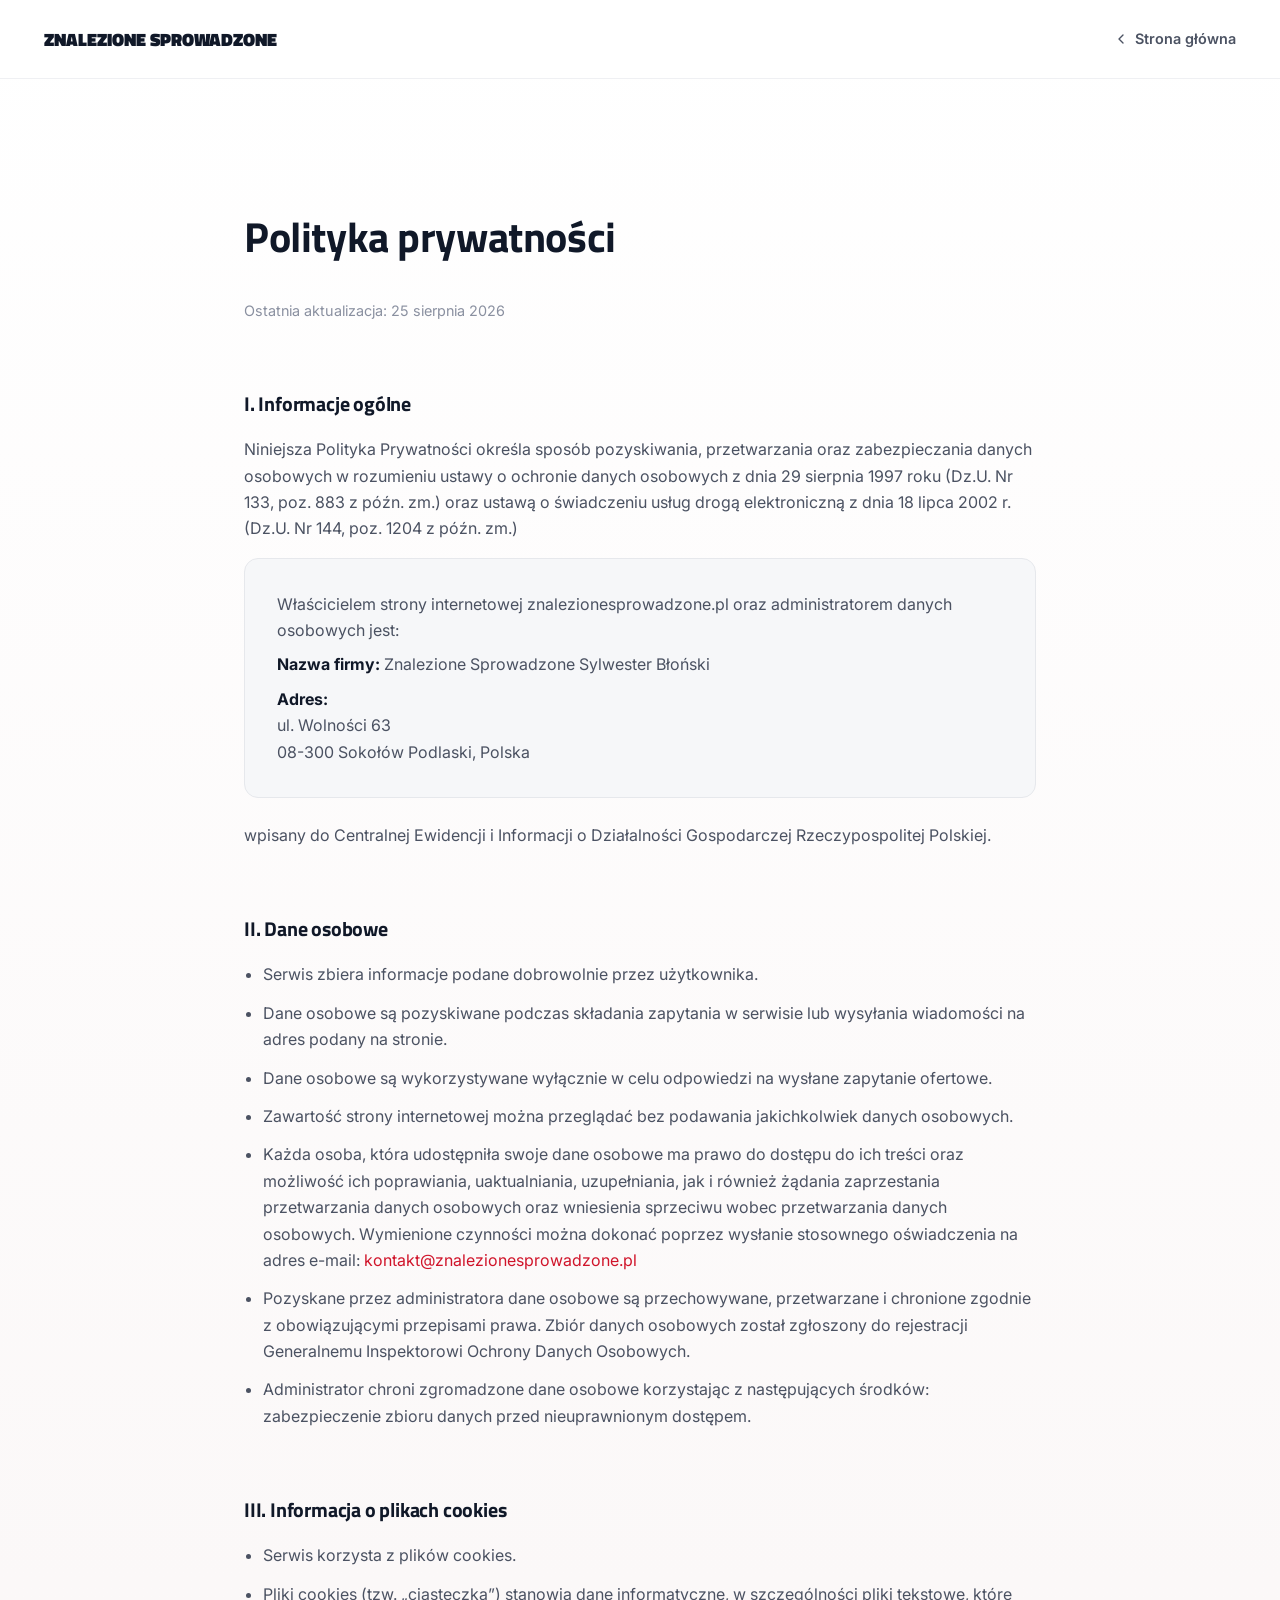
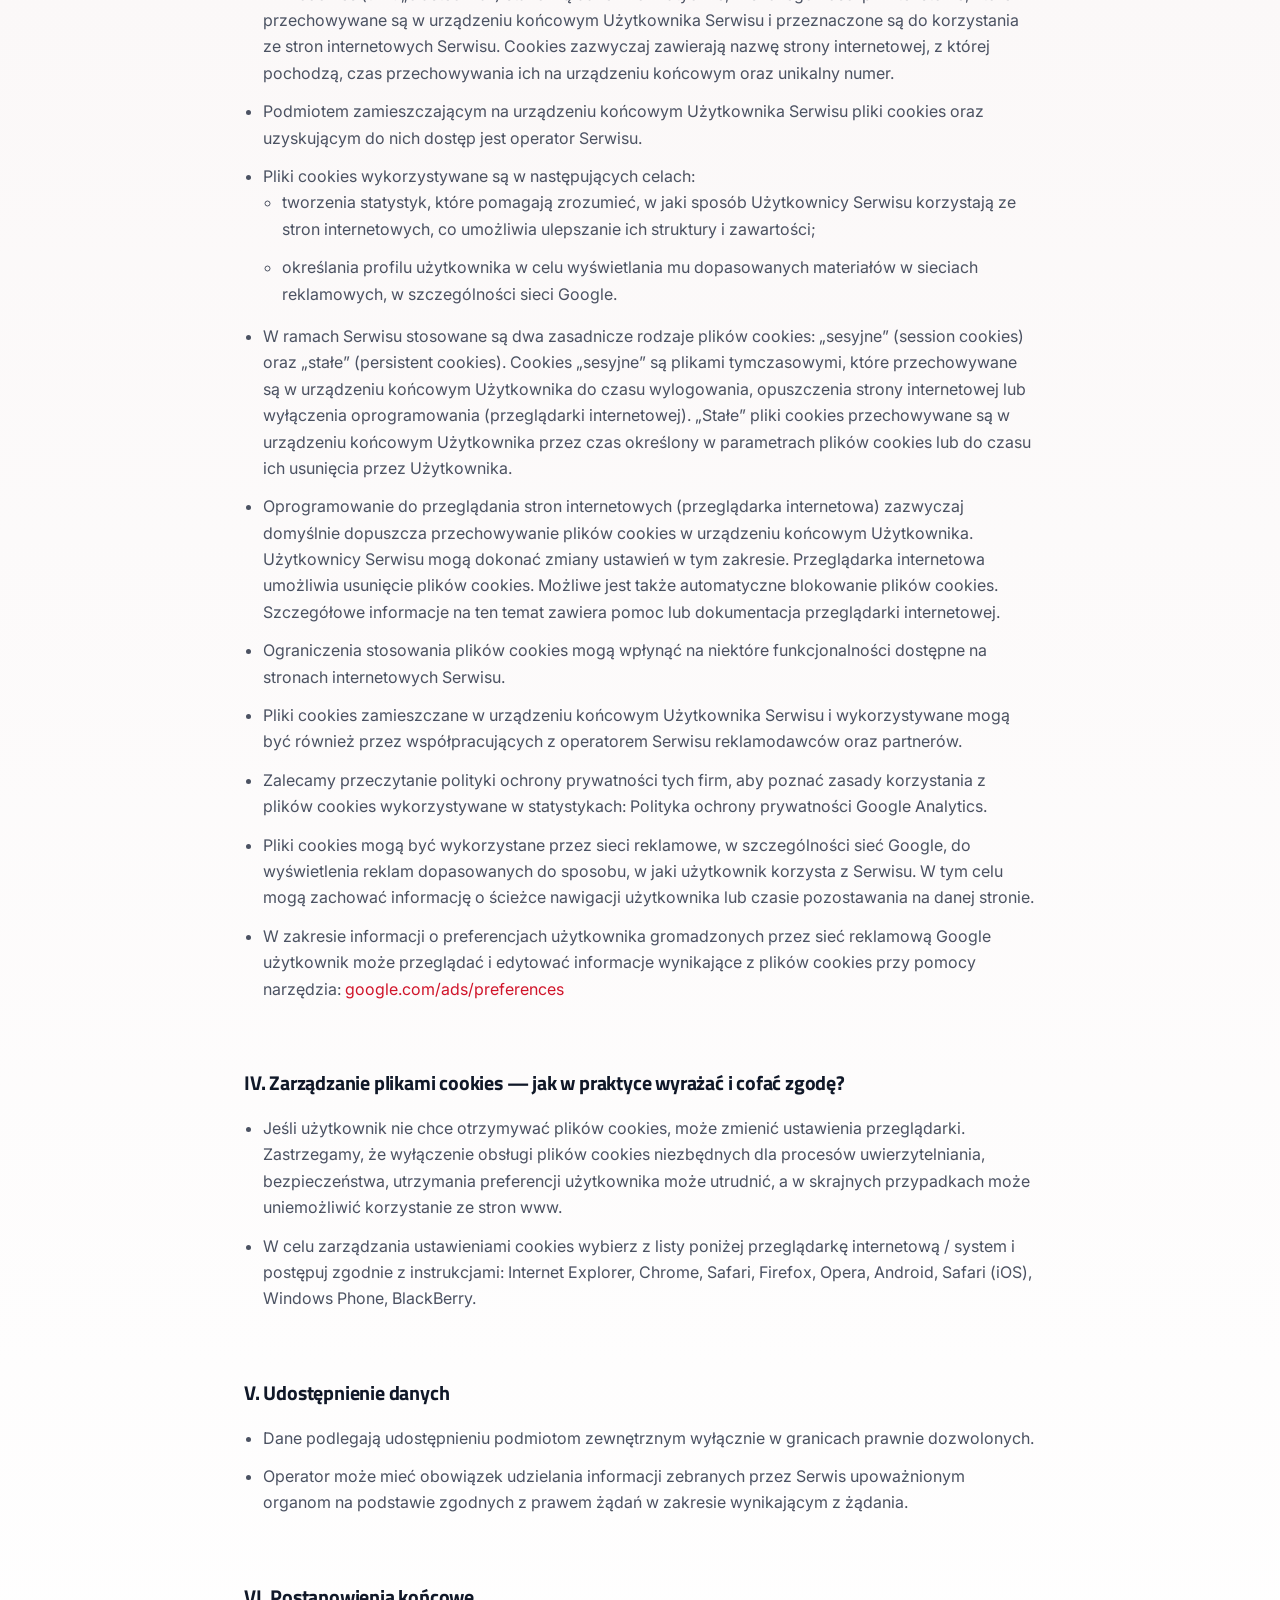
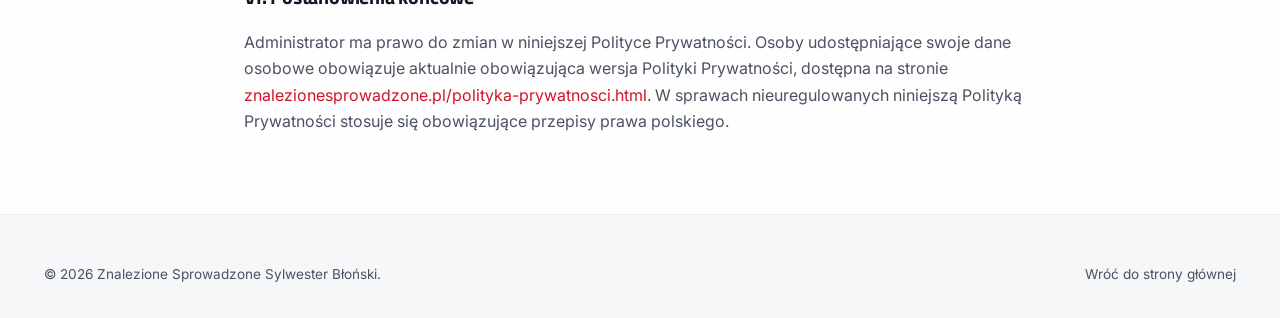
<file: polityka-prywatnosci.html>
<!doctype html>
<html lang="pl">
<head>
<meta charset="UTF-8">
<meta name="viewport" content="width=device-width, initial-scale=1">
<title>Polityka prywatności — Znalezione Sprowadzone</title>
<meta name="description" content="Polityka prywatności serwisu znalezionesprowadzone.pl — zasady przetwarzania danych osobowych i wykorzystania plików cookies.">
<meta name="robots" content="noindex, follow">
<link rel="canonical" href="https://www.znalezionesprowadzone.pl/polityka-prywatnosci.html">
<meta name="theme-color" content="#ffffff">

<link rel="icon" type="image/png" sizes="32x32" href="assets/favicon-32.png">
<link rel="icon" type="image/png" sizes="48x48" href="assets/favicon-48.png">
<link rel="icon" type="image/png" sizes="512x512" href="assets/favicon-512.png">
<link rel="apple-touch-icon" sizes="180x180" href="assets/favicon-180.png">

<link rel="preconnect" href="https://fonts.googleapis.com">
<link rel="preconnect" href="https://fonts.gstatic.com" crossorigin>
<link rel="preload" as="style" href="https://fonts.googleapis.com/css2?family=Inter:wght@400;500;600;700&family=Titillium+Web:wght@600;700;900&display=swap">
<link href="https://fonts.googleapis.com/css2?family=Inter:wght@400;500;600;700&family=Titillium+Web:wght@600;700;900&display=swap" rel="stylesheet" media="print" onload="this.media='all';this.onload=null;">
<noscript><link href="https://fonts.googleapis.com/css2?family=Inter:wght@400;500;600;700&family=Titillium+Web:wght@600;700;900&display=swap" rel="stylesheet"></noscript>

<style>
:root{
  --red:#d0142a;
  --ink:#101828;
  --ink-soft:#4b5262;
  --ink-faint:#8a90a0;
  --paper:#ffffff;
  --paper-alt:#f6f7f9;
  --border:#e6e8ec;
  --border-soft:#eff0f3;
  --radius-sm:8px; --radius-md:14px; --radius-pill:999px;
  --space-2:8px; --space-3:12px; --space-4:16px; --space-5:24px; --space-6:32px; --space-7:48px; --space-8:64px; --space-9:96px;
  --font-head:"Titillium Web", ui-sans-serif, system-ui, "Segoe UI", sans-serif;
  --font-body:"Inter", ui-sans-serif, system-ui, "Segoe UI", sans-serif;
  --container:840px;
  --ease-out: cubic-bezier(.16,.8,.3,1);
  --dur-fast: 180ms;
  color-scheme: light;
}
*, *::before, *::after{ box-sizing:border-box; }
body{
  margin:0; color:var(--ink);
  background:linear-gradient(180deg, #ffffff 0%, #fbf8f8 45%, #ffffff 100%);
  font-family:var(--font-body); font-size:1rem; line-height:1.65;
  -webkit-font-smoothing:antialiased;
}
a{ color:var(--red); text-decoration:none; }
a:hover{ text-decoration:underline; }
h1,h2{ font-family:var(--font-head); font-weight:700; letter-spacing:-.01em; color:var(--ink); }
:focus-visible{ outline:2px solid var(--red); outline-offset:3px; border-radius:4px; }
.container{ width:100%; max-width:var(--container); margin-inline:auto; padding-inline:var(--space-5); }
@media (max-width:640px){ .container{ padding-inline:var(--space-4); } }

.nav{ position:sticky; top:0; z-index:10; background:rgba(255,255,255,.9); backdrop-filter:blur(14px); border-bottom:1px solid var(--border-soft); }
.nav-inner{ max-width:1240px; margin-inline:auto; padding-inline:var(--space-5); display:flex; align-items:center; justify-content:space-between; height:78px; }
.brand{ display:flex; align-items:center; gap:var(--space-3); font-family:var(--font-head); font-weight:800; font-size:1.15rem; text-transform:uppercase; color:var(--ink); }
.back-link{ display:flex; align-items:center; gap:6px; font-size:.9rem; font-weight:600; color:var(--ink-soft); }
.back-link:hover{ color:var(--red); text-decoration:none; }
.back-link svg{ width:16px; height:16px; }

main{ padding-block:var(--space-9) var(--space-8); }
.page-head{ margin-bottom:var(--space-8); }
.page-head p{ color:var(--ink-faint); font-size:.9rem; margin-top:var(--space-3); }
h1{ font-size:clamp(2rem,1.6rem + 1.5vw,2.6rem); }

.policy h2{ font-size:1.25rem; margin-top:var(--space-8); margin-bottom:var(--space-4); }
.policy p{ margin:0 0 var(--space-4); color:var(--ink-soft); }
.policy ul{ margin:0 0 var(--space-4); padding-left:1.2em; color:var(--ink-soft); }
.policy li{ margin-bottom:var(--space-3); }
.policy strong{ color:var(--ink); }
.policy .card{ background:var(--paper-alt); border:1px solid var(--border); border-radius:var(--radius-md); padding:var(--space-6); margin:0 0 var(--space-5); }
.policy .card p{ margin:0; }
.policy .card p + p{ margin-top:var(--space-2); }

.footer{ background:var(--paper-alt); color:var(--ink-soft); padding-block:var(--space-7) var(--space-6); border-top:1px solid var(--border-soft); }
.footer-inner{ display:flex; justify-content:space-between; gap:var(--space-4); flex-wrap:wrap; font-size:.85rem; max-width:1240px; margin-inline:auto; padding-inline:var(--space-5); }
.footer-inner a{ color:var(--ink-soft); }
.footer-inner a:hover{ color:var(--red); }
</style>
</head>
<body>

<header class="nav">
  <div class="nav-inner">
    <a class="brand" href="index.html">Znalezione Sprowadzone</a>
    <a class="back-link" href="index.html">
      <svg viewBox="0 0 24 24" fill="none" stroke="currentColor" stroke-width="2" aria-hidden="true"><path d="M15 6l-6 6 6 6" stroke-linecap="round" stroke-linejoin="round"/></svg>
      Strona główna
    </a>
  </div>
</header>

<main>
  <div class="container">
    <div class="page-head">
      <h1>Polityka prywatności</h1>
      <p>Ostatnia aktualizacja: 25 sierpnia 2026</p>
    </div>

    <div class="policy">
      <h2>I. Informacje ogólne</h2>
      <p>Niniejsza Polityka Prywatności określa sposób pozyskiwania, przetwarzania oraz zabezpieczania danych osobowych w rozumieniu ustawy o ochronie danych osobowych z dnia 29 sierpnia 1997 roku (Dz.U. Nr 133, poz. 883 z późn. zm.) oraz ustawą o świadczeniu usług drogą elektroniczną z dnia 18 lipca 2002 r. (Dz.U. Nr 144, poz. 1204 z późn. zm.)</p>

      <div class="card">
        <p>Właścicielem strony internetowej znalezionesprowadzone.pl oraz administratorem danych osobowych jest:</p>
        <p><strong>Nazwa firmy:</strong> Znalezione Sprowadzone Sylwester Błoński</p>
        <p><strong>Adres:</strong><br>ul. Wolności 63<br>08-300 Sokołów Podlaski, Polska</p>
      </div>

      <p>wpisany do Centralnej Ewidencji i Informacji o Działalności Gospodarczej Rzeczypospolitej Polskiej.</p>

      <h2>II. Dane osobowe</h2>
      <ul>
        <li>Serwis zbiera informacje podane dobrowolnie przez użytkownika.</li>
        <li>Dane osobowe są pozyskiwane podczas składania zapytania w serwisie lub wysyłania wiadomości na adres podany na stronie.</li>
        <li>Dane osobowe są wykorzystywane wyłącznie w celu odpowiedzi na wysłane zapytanie ofertowe.</li>
        <li>Zawartość strony internetowej można przeglądać bez podawania jakichkolwiek danych osobowych.</li>
        <li>Każda osoba, która udostępniła swoje dane osobowe ma prawo do dostępu do ich treści oraz możliwość ich poprawiania, uaktualniania, uzupełniania, jak i również żądania zaprzestania przetwarzania danych osobowych oraz wniesienia sprzeciwu wobec przetwarzania danych osobowych. Wymienione czynności można dokonać poprzez wysłanie stosownego oświadczenia na adres e-mail: <a href="mailto:kontakt@znalezionesprowadzone.pl">kontakt@znalezionesprowadzone.pl</a></li>
        <li>Pozyskane przez administratora dane osobowe są przechowywane, przetwarzane i chronione zgodnie z obowiązującymi przepisami prawa. Zbiór danych osobowych został zgłoszony do rejestracji Generalnemu Inspektorowi Ochrony Danych Osobowych.</li>
        <li>Administrator chroni zgromadzone dane osobowe korzystając z następujących środków: zabezpieczenie zbioru danych przed nieuprawnionym dostępem.</li>
      </ul>

      <h2>III. Informacja o plikach cookies</h2>
      <ul>
        <li>Serwis korzysta z plików cookies.</li>
        <li>Pliki cookies (tzw. „ciasteczka”) stanowią dane informatyczne, w szczególności pliki tekstowe, które przechowywane są w urządzeniu końcowym Użytkownika Serwisu i przeznaczone są do korzystania ze stron internetowych Serwisu. Cookies zazwyczaj zawierają nazwę strony internetowej, z której pochodzą, czas przechowywania ich na urządzeniu końcowym oraz unikalny numer.</li>
        <li>Podmiotem zamieszczającym na urządzeniu końcowym Użytkownika Serwisu pliki cookies oraz uzyskującym do nich dostęp jest operator Serwisu.</li>
        <li>Pliki cookies wykorzystywane są w następujących celach:
          <ul>
            <li>tworzenia statystyk, które pomagają zrozumieć, w jaki sposób Użytkownicy Serwisu korzystają ze stron internetowych, co umożliwia ulepszanie ich struktury i zawartości;</li>
            <li>określania profilu użytkownika w celu wyświetlania mu dopasowanych materiałów w sieciach reklamowych, w szczególności sieci Google.</li>
          </ul>
        </li>
        <li>W ramach Serwisu stosowane są dwa zasadnicze rodzaje plików cookies: „sesyjne” (session cookies) oraz „stałe” (persistent cookies). Cookies „sesyjne” są plikami tymczasowymi, które przechowywane są w urządzeniu końcowym Użytkownika do czasu wylogowania, opuszczenia strony internetowej lub wyłączenia oprogramowania (przeglądarki internetowej). „Stałe” pliki cookies przechowywane są w urządzeniu końcowym Użytkownika przez czas określony w parametrach plików cookies lub do czasu ich usunięcia przez Użytkownika.</li>
        <li>Oprogramowanie do przeglądania stron internetowych (przeglądarka internetowa) zazwyczaj domyślnie dopuszcza przechowywanie plików cookies w urządzeniu końcowym Użytkownika. Użytkownicy Serwisu mogą dokonać zmiany ustawień w tym zakresie. Przeglądarka internetowa umożliwia usunięcie plików cookies. Możliwe jest także automatyczne blokowanie plików cookies. Szczegółowe informacje na ten temat zawiera pomoc lub dokumentacja przeglądarki internetowej.</li>
        <li>Ograniczenia stosowania plików cookies mogą wpłynąć na niektóre funkcjonalności dostępne na stronach internetowych Serwisu.</li>
        <li>Pliki cookies zamieszczane w urządzeniu końcowym Użytkownika Serwisu i wykorzystywane mogą być również przez współpracujących z operatorem Serwisu reklamodawców oraz partnerów.</li>
        <li>Zalecamy przeczytanie polityki ochrony prywatności tych firm, aby poznać zasady korzystania z plików cookies wykorzystywane w statystykach: Polityka ochrony prywatności Google Analytics.</li>
        <li>Pliki cookies mogą być wykorzystane przez sieci reklamowe, w szczególności sieć Google, do wyświetlenia reklam dopasowanych do sposobu, w jaki użytkownik korzysta z Serwisu. W tym celu mogą zachować informację o ścieżce nawigacji użytkownika lub czasie pozostawania na danej stronie.</li>
        <li>W zakresie informacji o preferencjach użytkownika gromadzonych przez sieć reklamową Google użytkownik może przeglądać i edytować informacje wynikające z plików cookies przy pomocy narzędzia: <a href="https://www.google.com/ads/preferences/" target="_blank" rel="noopener">google.com/ads/preferences</a></li>
      </ul>

      <h2>IV. Zarządzanie plikami cookies — jak w praktyce wyrażać i cofać zgodę?</h2>
      <ul>
        <li>Jeśli użytkownik nie chce otrzymywać plików cookies, może zmienić ustawienia przeglądarki. Zastrzegamy, że wyłączenie obsługi plików cookies niezbędnych dla procesów uwierzytelniania, bezpieczeństwa, utrzymania preferencji użytkownika może utrudnić, a w skrajnych przypadkach może uniemożliwić korzystanie ze stron www.</li>
        <li>W celu zarządzania ustawieniami cookies wybierz z listy poniżej przeglądarkę internetową / system i postępuj zgodnie z instrukcjami: Internet Explorer, Chrome, Safari, Firefox, Opera, Android, Safari (iOS), Windows Phone, BlackBerry.</li>
      </ul>

      <h2>V. Udostępnienie danych</h2>
      <ul>
        <li>Dane podlegają udostępnieniu podmiotom zewnętrznym wyłącznie w granicach prawnie dozwolonych.</li>
        <li>Operator może mieć obowiązek udzielania informacji zebranych przez Serwis upoważnionym organom na podstawie zgodnych z prawem żądań w zakresie wynikającym z żądania.</li>
      </ul>

      <h2>VI. Postanowienia końcowe</h2>
      <p>Administrator ma prawo do zmian w niniejszej Polityce Prywatności. Osoby udostępniające swoje dane osobowe obowiązuje aktualnie obowiązująca wersja Polityki Prywatności, dostępna na stronie <a href="https://www.znalezionesprowadzone.pl/polityka-prywatnosci.html">znalezionesprowadzone.pl/polityka-prywatnosci.html</a>. W sprawach nieuregulowanych niniejszą Polityką Prywatności stosuje się obowiązujące przepisy prawa polskiego.</p>
    </div>
  </div>
</main>

<footer class="footer">
  <div class="footer-inner">
    <span>&copy; 2026 Znalezione Sprowadzone Sylwester Błoński.</span>
    <a href="index.html">Wróć do strony głównej</a>
  </div>
</footer>

</body>
</html>
</file>
